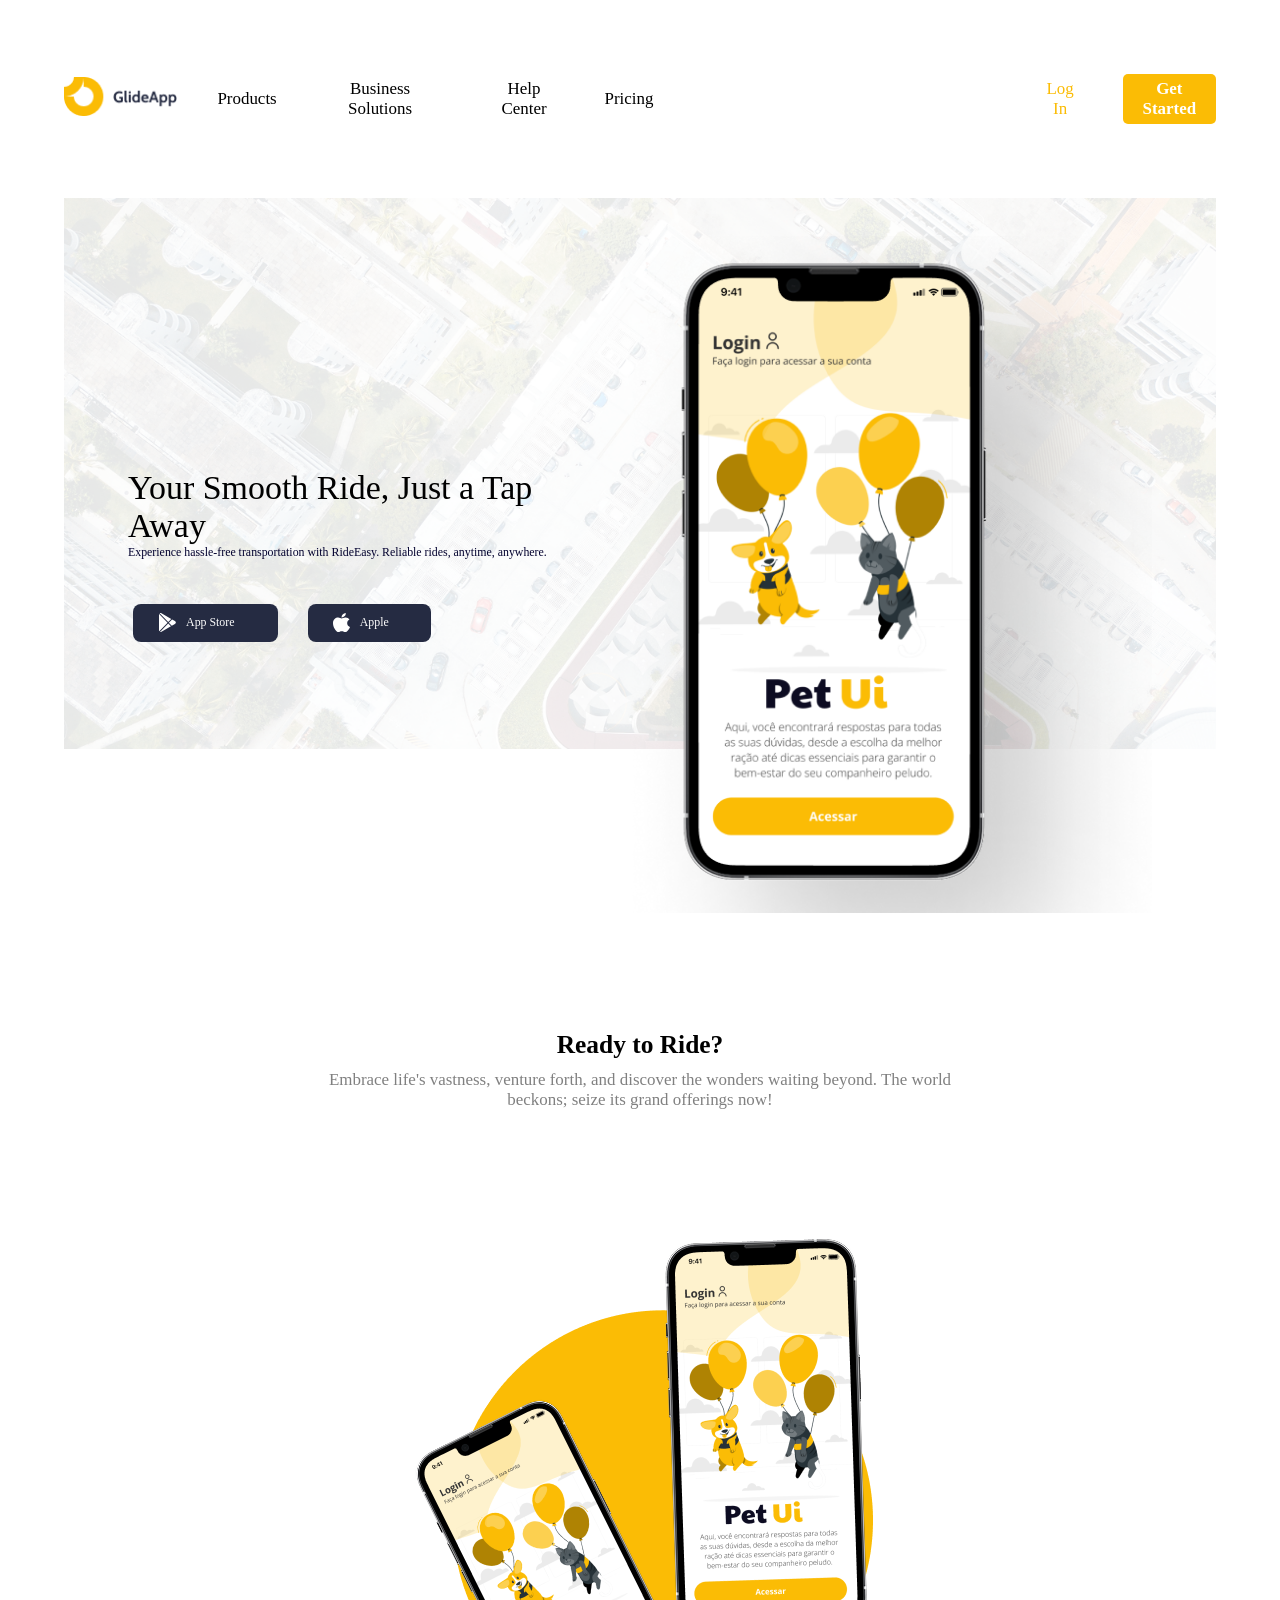
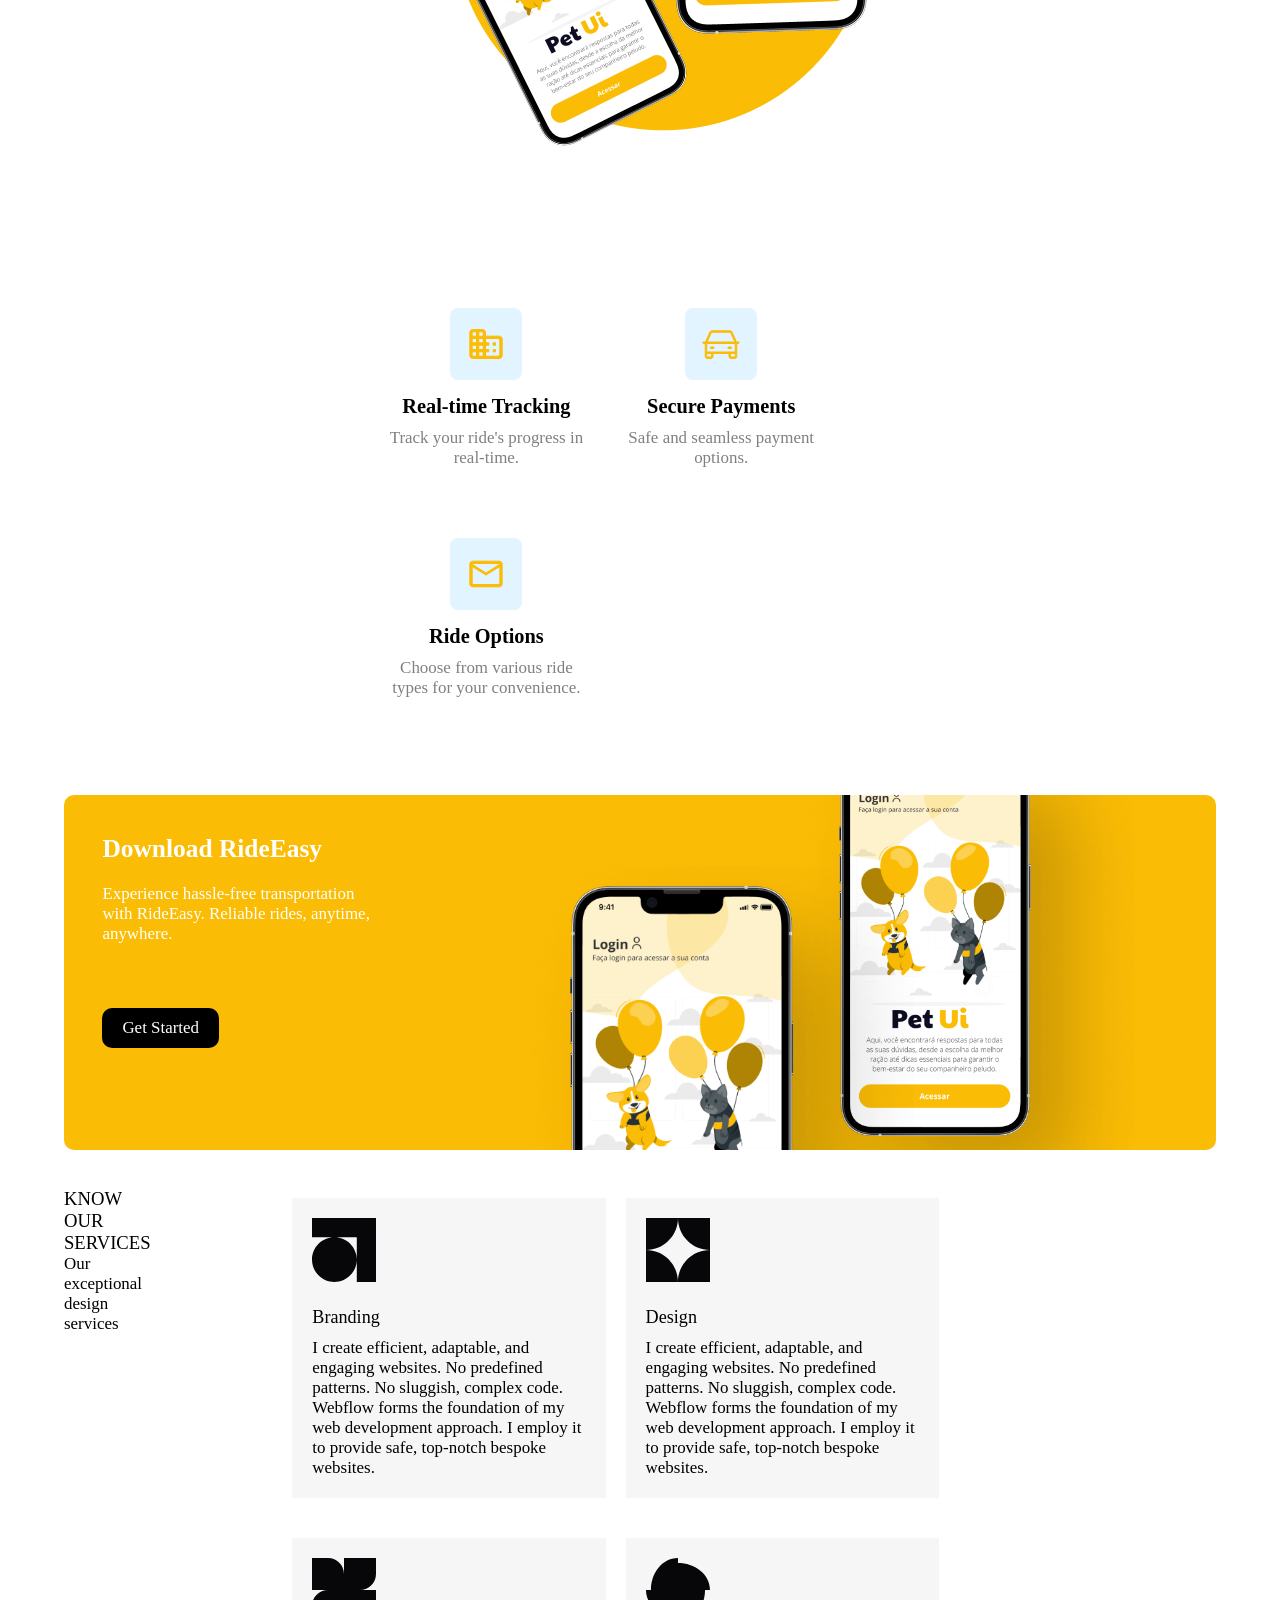
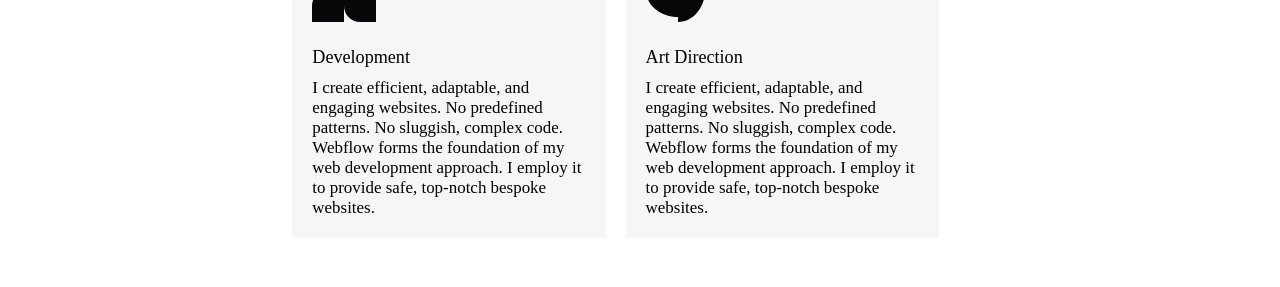
<file: dev-web-1/atv.taxi]/taxi/index.html>
<!DOCTYPE html>
<html lang="en">
<head>
    <meta charset="UTF-8">
    <meta name="viewport" content="width=device-width, initial-scale=1.0">
    <title>Taxi</title>
    <link rel="stylesheet" href="css/reset.css">
    <link rel="stylesheet" href="css/style.css">
</head>
<body>
    <header>
        <nav>
            
            <ul>
                <li><a href="index.html"><img src="images/logo-glide-app.png" alt="logo-glide-app"></a></li>
                <li><a href="#">Products</a></li>
                <li><a href="#">Business Solutions</a></li>
                <li><a href="#">Help Center</a></li>
                <li><a href="#">Pricing</a></li>
            </ul>
            <ul>
                <li class="log"><a href="#" >Log In</a></li>
                <li class="button"><a href="#" >Get Started</a></li>
            </ul>
        </nav>
        
    </header>
    <main>
        <section class="banner">
            <div class="text">
                <h2>
                    Your Smooth Ride, Just a Tap Away
                </h2>
        
            <p>
                Experience hassle-free transportation with RideEasy. Reliable rides, anytime, anywhere.
            </p>
            <p class="buttons">
                <a href="#">
                    <img src="images/icon-button-google.svg" alt="googleplay">
                    <span>
                        App Store
                    </span>
                </a>
                <a href="#">
                    <img src="images/icon-apple-ios.svg" alt="apple">
                    <span>
                        Apple
                    </span>
                </a>
            </p>
             </div>
             <div class="image">
                <img src="images/iphone-pet-ui.png" alt="iphone">
             </div>
        </section>
        <section class="ready">
            <h2>
                Ready to Ride?
            </h2>
            <p>
                Embrace life's vastness, venture forth, and discover the wonders waiting beyond. The world beckons; seize its grand offerings now!
            </p>
            <div class="imagem">
                <img src="images/smartphones-pet-uis.png" alt="imagem do aplicativo">
            </div>
            <div class="lista">
                <ul>
                    <li>
                        <img src="images/icon-back-blue-building.svg" alt="img">
                        <h3>
                            Real-time Tracking
                        </h3>
                        <p>
                            Track your ride's progress in real-time.
                        </p>
                    </li>
                    <li>
                        <img src="images/icon-back-blue-car.svg" alt="img">
                        <h3>
                            Secure Payments
                        </h3>
                        <p>
                            Safe and seamless payment options.
                        </p>
                    </li>
                    <li>
                        <img src="images/icon-back-blue-letter.svg" alt="img">
                        <h3>
                            Ride Options
                        </h3>
                        <p>
                            Choose from various ride types for your convenience.
                        </p>
                    </li>
                </ul>

            </div>

        </section>
        <section class="download">
            <h2>
                Download RideEasy
            </h2>
            <p>
                Experience hassle-free transportation with RideEasy. Reliable rides, anytime, anywhere.
            </p>
            <p>
                <button>
                    Get Started
                </button>
            </p>
        </section>
        <section class="services">
            <div class="text">
                <h2>
                    KNOW OUR
                    SERVICES
                </h2>
                <p>
                    Our exceptional design services
                </p>
            </div>
            <div>
                <ul>
                    <li>
                        <img src="images/icon-brading.svg" alt="brading">
                        <h3>
                            Branding
                        </h3>
                        <p>
                            I create efficient, adaptable, and engaging websites. No predefined patterns. No sluggish, complex code. Webflow forms the foundation of my web development approach. I employ it to provide safe, top-notch bespoke websites.
                        </p>
                    </li>
                    <li>
                        <img src="images/icon-design.svg" alt="design">
                        <h3>
                            Design
                        </h3>
                        <p>
                            I create efficient, adaptable, and engaging websites. No predefined patterns. No sluggish, complex code. Webflow forms the foundation of my web development approach. I employ it to provide safe, top-notch bespoke websites.
                        </p>
                    </li>
                    <li>
                        <img src="images/icon-development.svg" alt="development">
                        <h3>
                            Development
                        </h3>
                        <p>
                            I create efficient, adaptable, and engaging websites. No predefined patterns. No sluggish, complex code. Webflow forms the foundation of my web development approach. I employ it to provide safe, top-notch bespoke websites.
                        </p>
                    </li>
                    <li>
                        <img src="images/icon-art.svg" alt="direction">
                        <h3>
                            Art Direction
                        </h3>
                        <p>
                            I create efficient, adaptable, and engaging websites. No predefined patterns. No sluggish, complex code. Webflow forms the foundation of my web development approach. I employ it to provide safe, top-notch bespoke websites.
                        </p>

                    </li>
                </ul>
            </div>

        </section>
    </main>
    
</body>
</html>
</file>
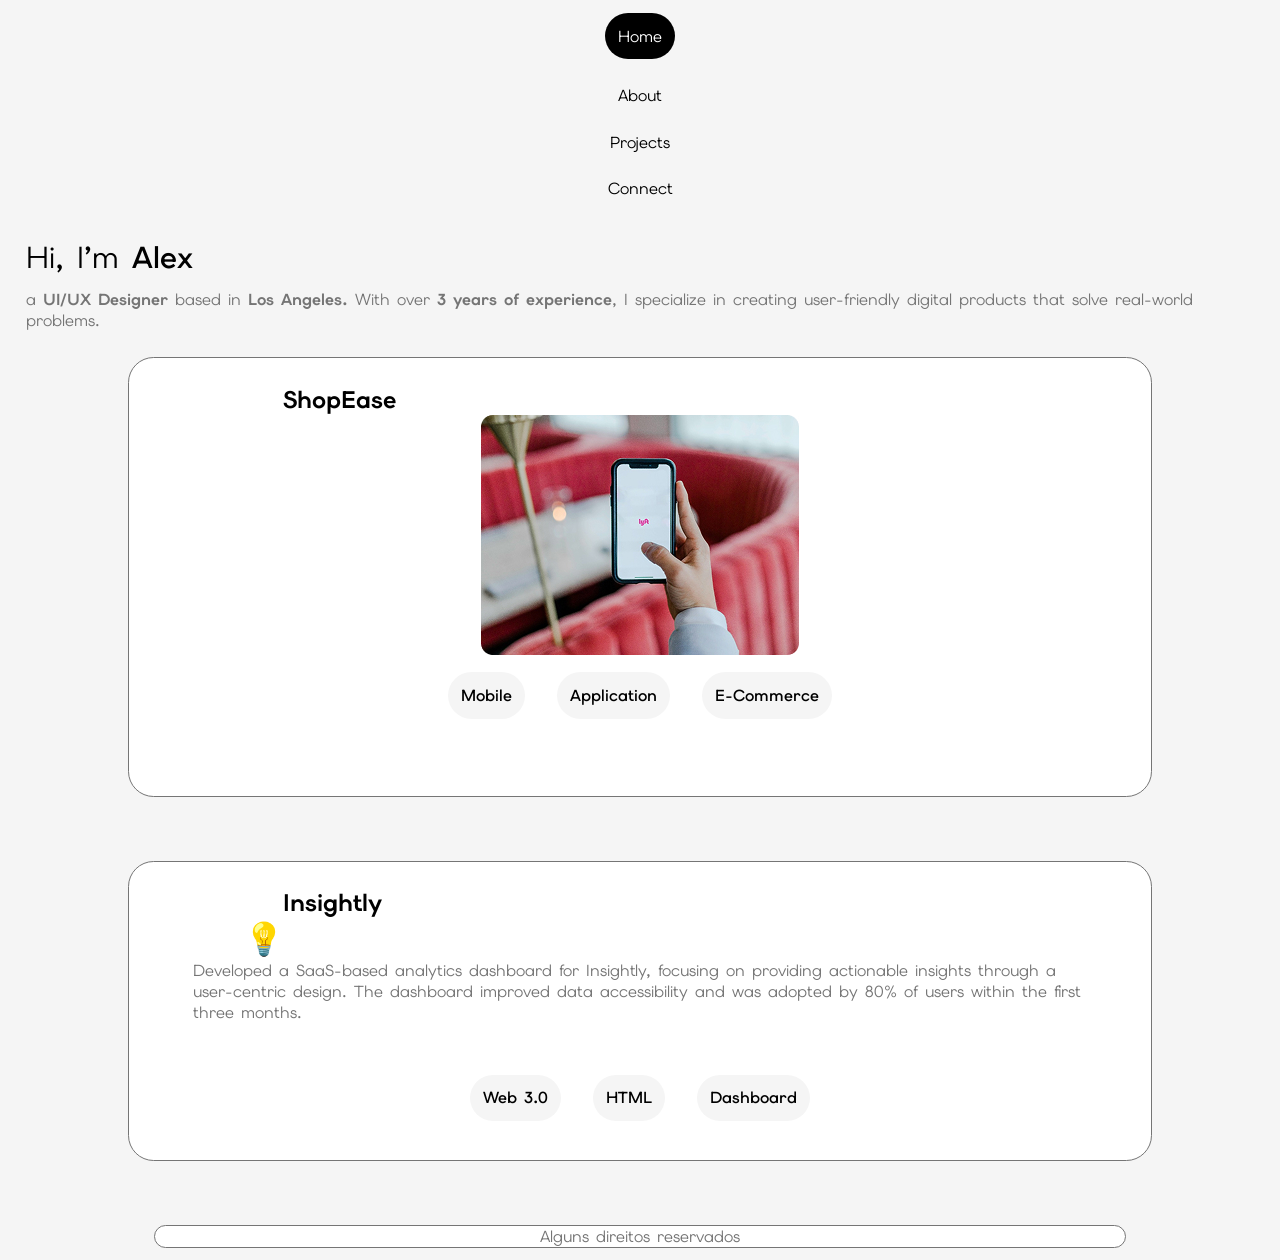
<file: dev-web-1/Dev. Web/atividade-portifolio-3-fela/index.html>
<!DOCTYPE html>
<html lang="pt-br">

<head>
    <meta charset="UTF-8">
    <title>atividade-portifolio-3</title>
    <link rel="preconnect" href="https://fonts.googleapis.com">
    <link rel="preconnect" href="https://fonts.gstatic.com" crossorigin>
    <link
        href="https://fonts.googleapis.com/css2?family=Elms+Sans:ital,wght@0,100..900;1,100..900&family=Open+Sans:ital,wght@0,300..800;1,300..800&display=swap"
        rel="stylesheet">
    <link rel="stylesheet" href="css/reset.css">
    <link rel="stylesheet" href="css/style.css">
</head>


<body>

    <header>
        <nav>
            <ul>
                <li>
                    <a href="index.html" class="atual">Home</a>
                </li>
                <li>
                    <a href="about.html">About</a>
                </li>
                <li>
                    <a href="projects.html">Projects</a>
                </li>
                <li>
                    <a href="connect.html">Connect</a>
                </li>
            </ul>
        </nav>
    </header>
    <main>
        <section class="banner">
            <h1>Hi, I’m <span> Alex </span></h1>
            <p>
                a <span>UI/UX Designer</span> based in <span> Los Angeles.</span> With over <span> 3 years of
                    experience</span>, I specialize in creating user-friendly digital products that solve real-world
                problems.
            </p>
        </section>

        <section class="meio">
            <ul>
                <li class="shop">
                    <h1>
                        ShopEase
                    </h1>
                    <p>
                        <img src="img/Thumbnail.jpg" alt="img">
                    </p>

                    <p>
                        <span>Mobile</span>
                        <span> Application</span>
                        <span>E-Commerce</span>
                    </p>
                </li>
                <li class="insi">
                    <h1>
                        Insightly
                    </h1>
                    <p class="lampada">💡</p>
                    <p class="texto">
                        Developed a SaaS-based analytics dashboard for Insightly, focusing on providing actionable
                        insights
                        through a user-centric design. The dashboard improved data accessibility and was adopted by 80%
                        of users
                        within the first three months.
                    </p>
                    <p>
                        <span>Web 3.0</span>
                        <span>HTML</span>
                        <span>Dashboard</span>
                    </p>
                </li>

            </ul>


        </section>

    </main>
    <footer>
        <p>
            Alguns direitos reservados
        </p>
    </footer>
</body>


</html>
</file>
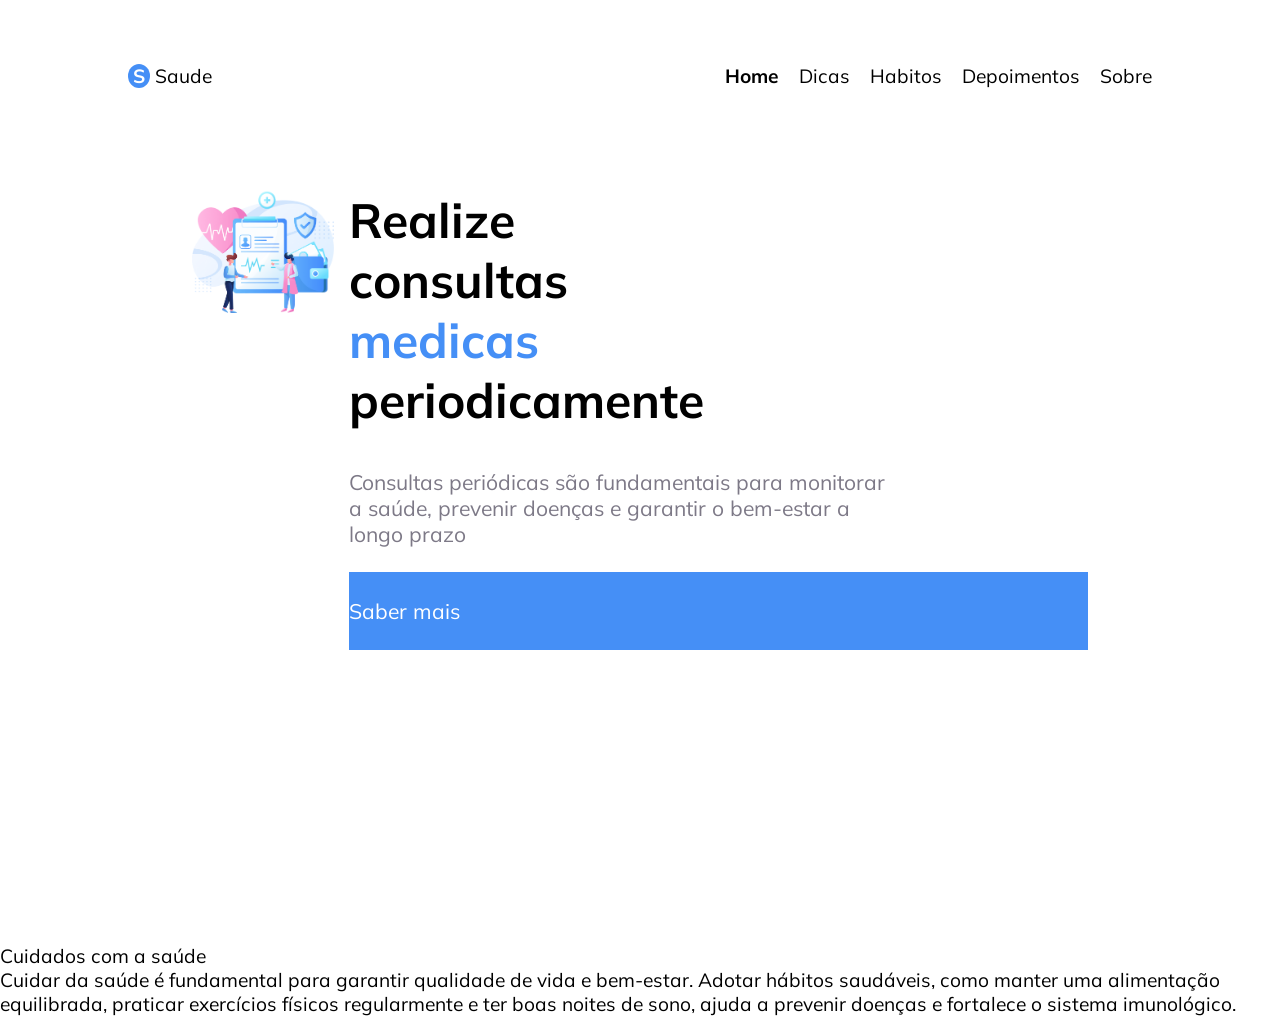
<file: dev-web-1/Dev. Web/atv-saude/index.html>
<!DOCTYPE html>
<html lang="en">

<head>
    <title>Document</title>
    <link rel="preconnect" href="https://fonts.googleapis.com">
    <link rel="preconnect" href="https://fonts.gstatic.com" crossorigin>
    <link
        href="https://fonts.googleapis.com/css2?family=Elms+Sans:ital,wght@0,100..900;1,100..900&family=Mulish:ital,wght@0,200..1000;1,200..1000&family=Open+Sans:ital,wght@0,300..800;1,300..800&family=Roboto:ital,wght@0,100..900;1,100..900&display=swap"
        rel="stylesheet">
    <link rel="stylesheet" href="css/reset.css">
    <link rel="stylesheet" href="css/style.css">
</head>

<body>
    <header>
        <div>
            <h1><span>S</span><a href="index.html">Saude</a></h1>
        </div>
        <nav>
            <ul>
                <li>
                    <a href="index.html" class="atual">Home</a>
                </li>
                <li>
                    <a href="#">Dicas</a>
                </li>
                <li>
                    <a href="#">Habitos</a>
                </li>
                <li>
                    <a href="#">Depoimentos</a>
                </li>
                <li>
                    <a href="#">Sobre</a>
                </li>
            </ul>
        </nav>
    </header>
    <main>
        <section class="banner">
            <div>
                <img src="img/illustration.png" alt="imagem-saude">
            </div>
            <div>
                <h2>Realize consultas
                    <span>medicas </span>periodicamente
                </h2>
                <p>
                    Consultas periódicas são fundamentais para
                    monitorar a saúde, prevenir doenças e garantir
                    o bem-estar a longo prazo
                </p>
                <p class="button">
                    Saber mais
                </p>
            </div>

        </section>
        <section class="main">
            <h2>
                Cuidados com a saúde
            </h2>
            <p>
                Cuidar da saúde é fundamental para garantir qualidade de vida e bem-estar. Adotar hábitos saudáveis,
                como manter uma alimentação equilibrada, praticar exercícios físicos regularmente e ter boas noites de
                sono, ajuda a prevenir doenças e fortalece o sistema imunológico.
            </p>


        </section>
    </main>
</body>


</html>
</file>
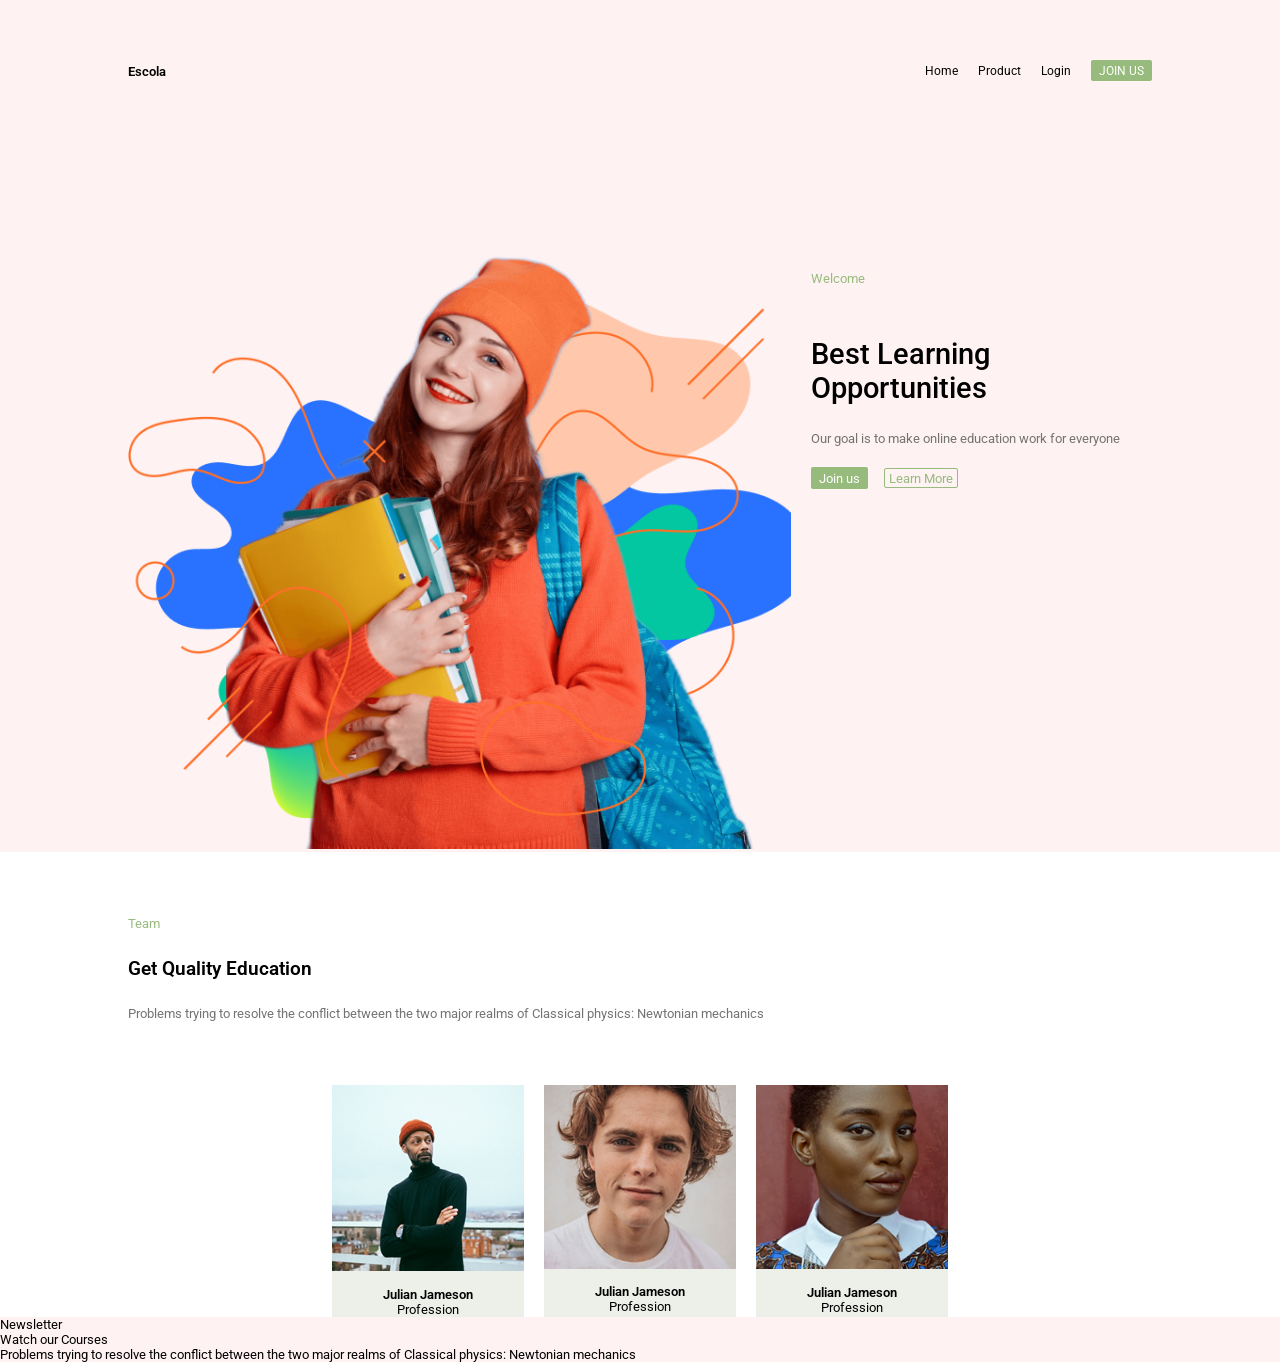
<file: dev-web-1/Dev. Web/prova-2025-css/index.html>
<!DOCTYPE html>
<html lang="en">

<head>
    <meta charset="UTF-8">
    <meta name="viewport" content="width=device-width, initial-scale=1.0">
    <title>Document</title>
    <link rel="preconnect" href="https://fonts.googleapis.com">
    <link rel="preconnect" href="https://fonts.gstatic.com" crossorigin>
    <link
        href="https://fonts.googleapis.com/css2?family=Elms+Sans:ital,wght@0,100..900;1,100..900&family=Roboto:ital,wght@0,100..900;1,100..900&display=swap"
        rel="stylesheet">
    <link rel="stylesheet" href="css/reset.css">
    <link rel="stylesheet" href="css/style.css">
</head>

<body>
    <header>
        <h1>
            <a href="index.html">Escola</a>
        </h1>
        <nav>
            <ul>
                <li>
                    <a href="index.html">Home</a>
                </li>
                <li>
                    <a href="#"></a>Product
                </li>
                <li>
                    <a href="#">Login</a>
                </li>
                <li>
                    <a href="#" class="btn">JOIN US</a>
                </li>
            </ul>
        </nav>
    </header>
    <main>
        <section class="banner">
            <div>
                <img src="img/col-md-6.png" alt="img">
            </div>
            <div>
                <h3>Welcome</h3>
                <h2>Best Learning Opportunities</h2>
                <p>
                    Our goal is to make online education work for everyone
                </p>
                <p>
                    <a href="#" class="btn">Join us</a>
                    <a href="#" class="btn-border">Learn More</a>
                </p>
            </div>
        </section>
        <section class="main">
            <h3>Team</h3>
            <h2>Get Quality Education</h2>
            <p class="texto">
                Problems trying to resolve the conflict between
                the two major realms of Classical physics: Newtonian mechanics
            </p>
            <ul>
                <li>
                    <img src="img/fixed-height sec-.png" alt="Homem negro">
                    <h4>Julian Jameson</h4>
                    <p>Profession</p>
                </li>
                <li>
                    <img src="img/fixed-height sec2-.png" alt="Homem normal">
                    <h4>Julian Jameson</h4>
                    <p>Profession</p>
                </li>
                <li>
                    <img src="img/user-cover-3.png" alt="mulher negra">
                    <h4>Julian Jameson</h4>
                    <p>Profession</p>
                </li>
            </ul>
        </section>
        <section class="new">
            <h3>Newsletter</h3>
            <h2>Watch our Courses</h2>
            <p>
                Problems trying to resolve the conflict between
                the two major realms of Classical physics: Newtonian mechanics
            </p>
        </section>
    </main>

</body>

</html>
</file>
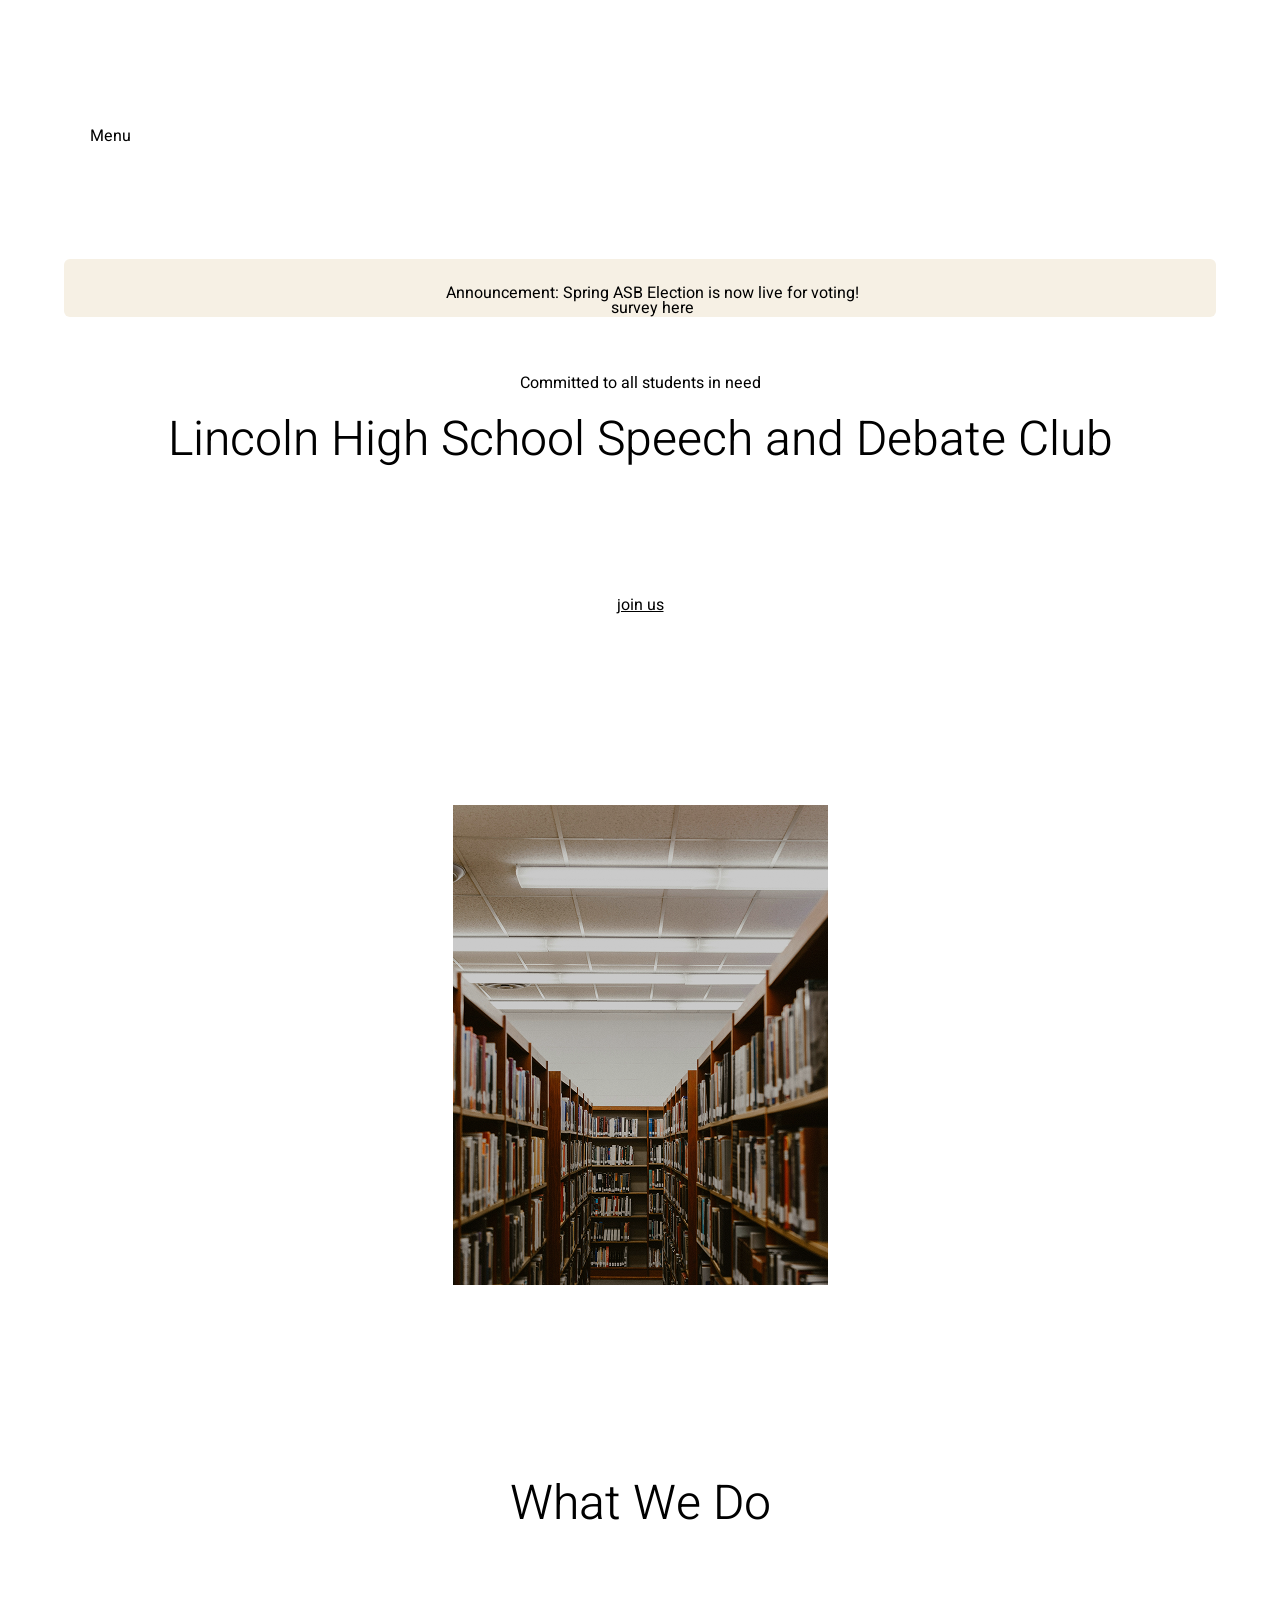
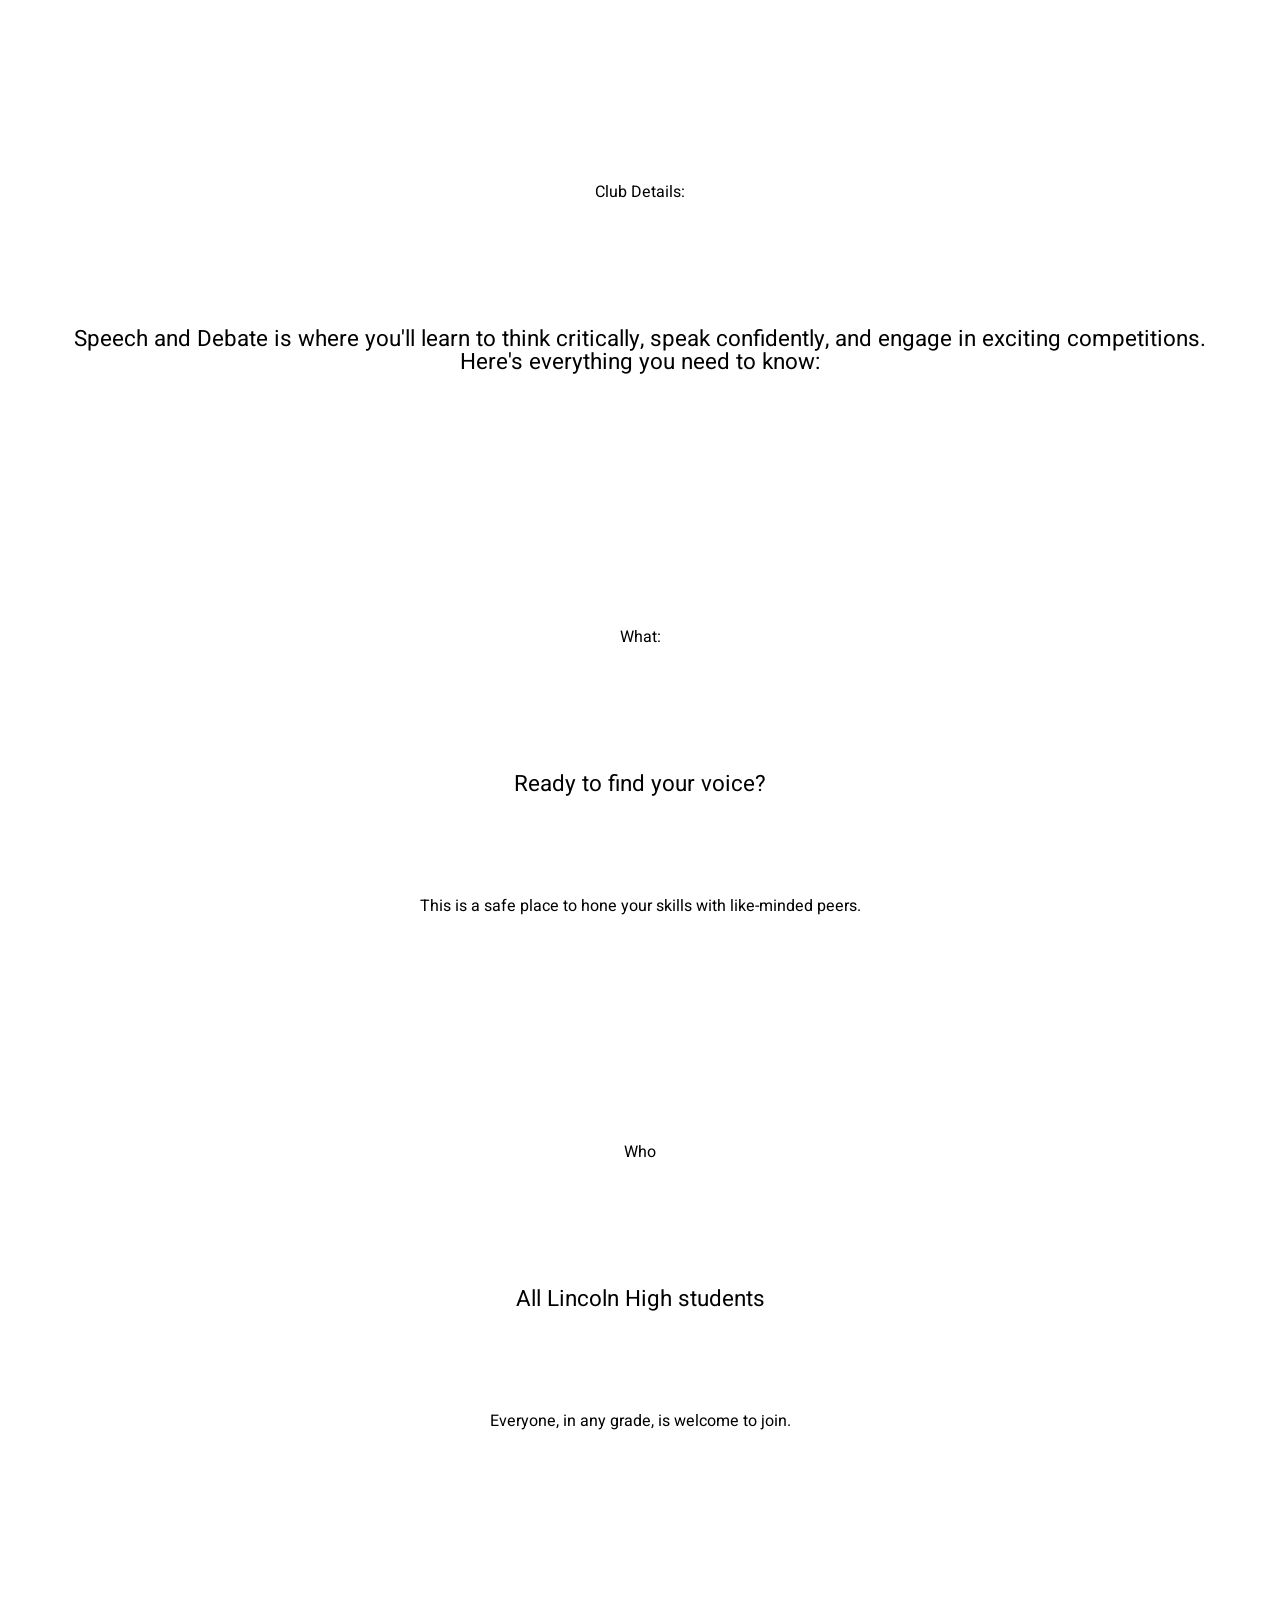
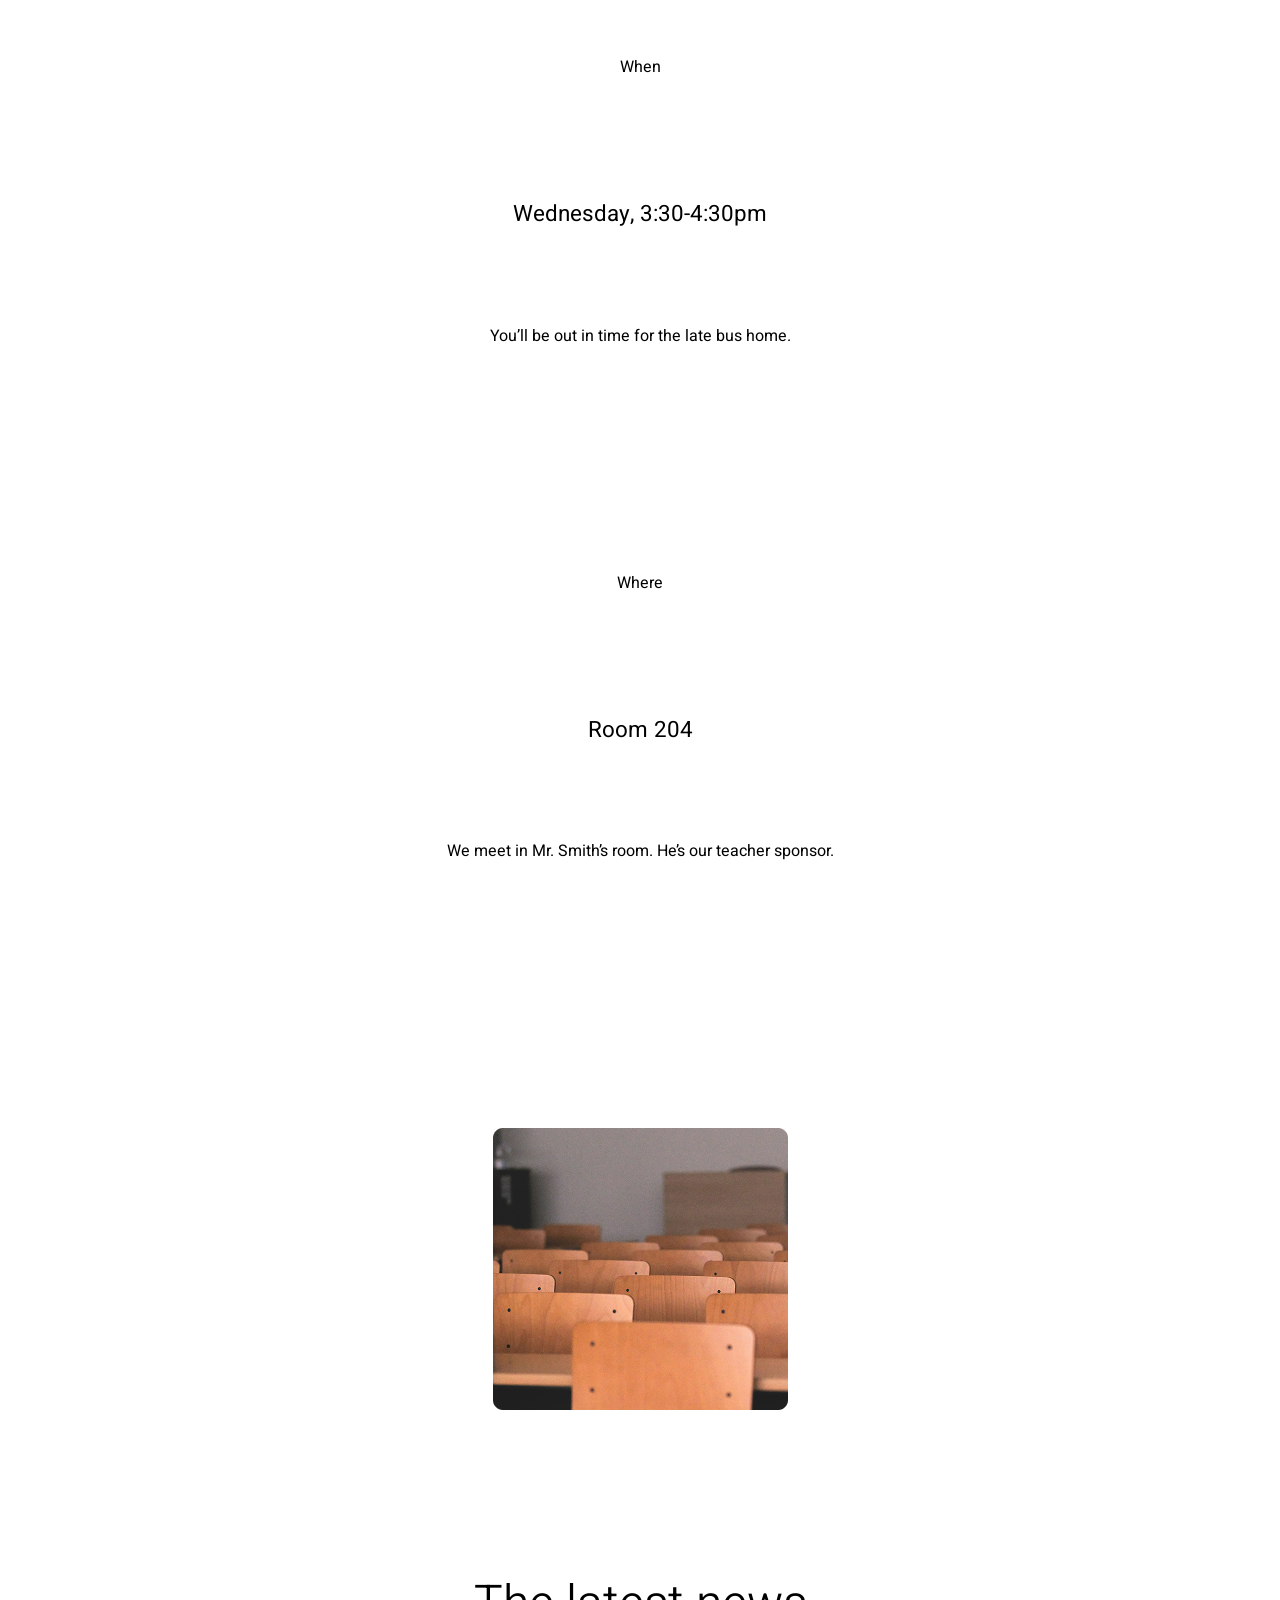
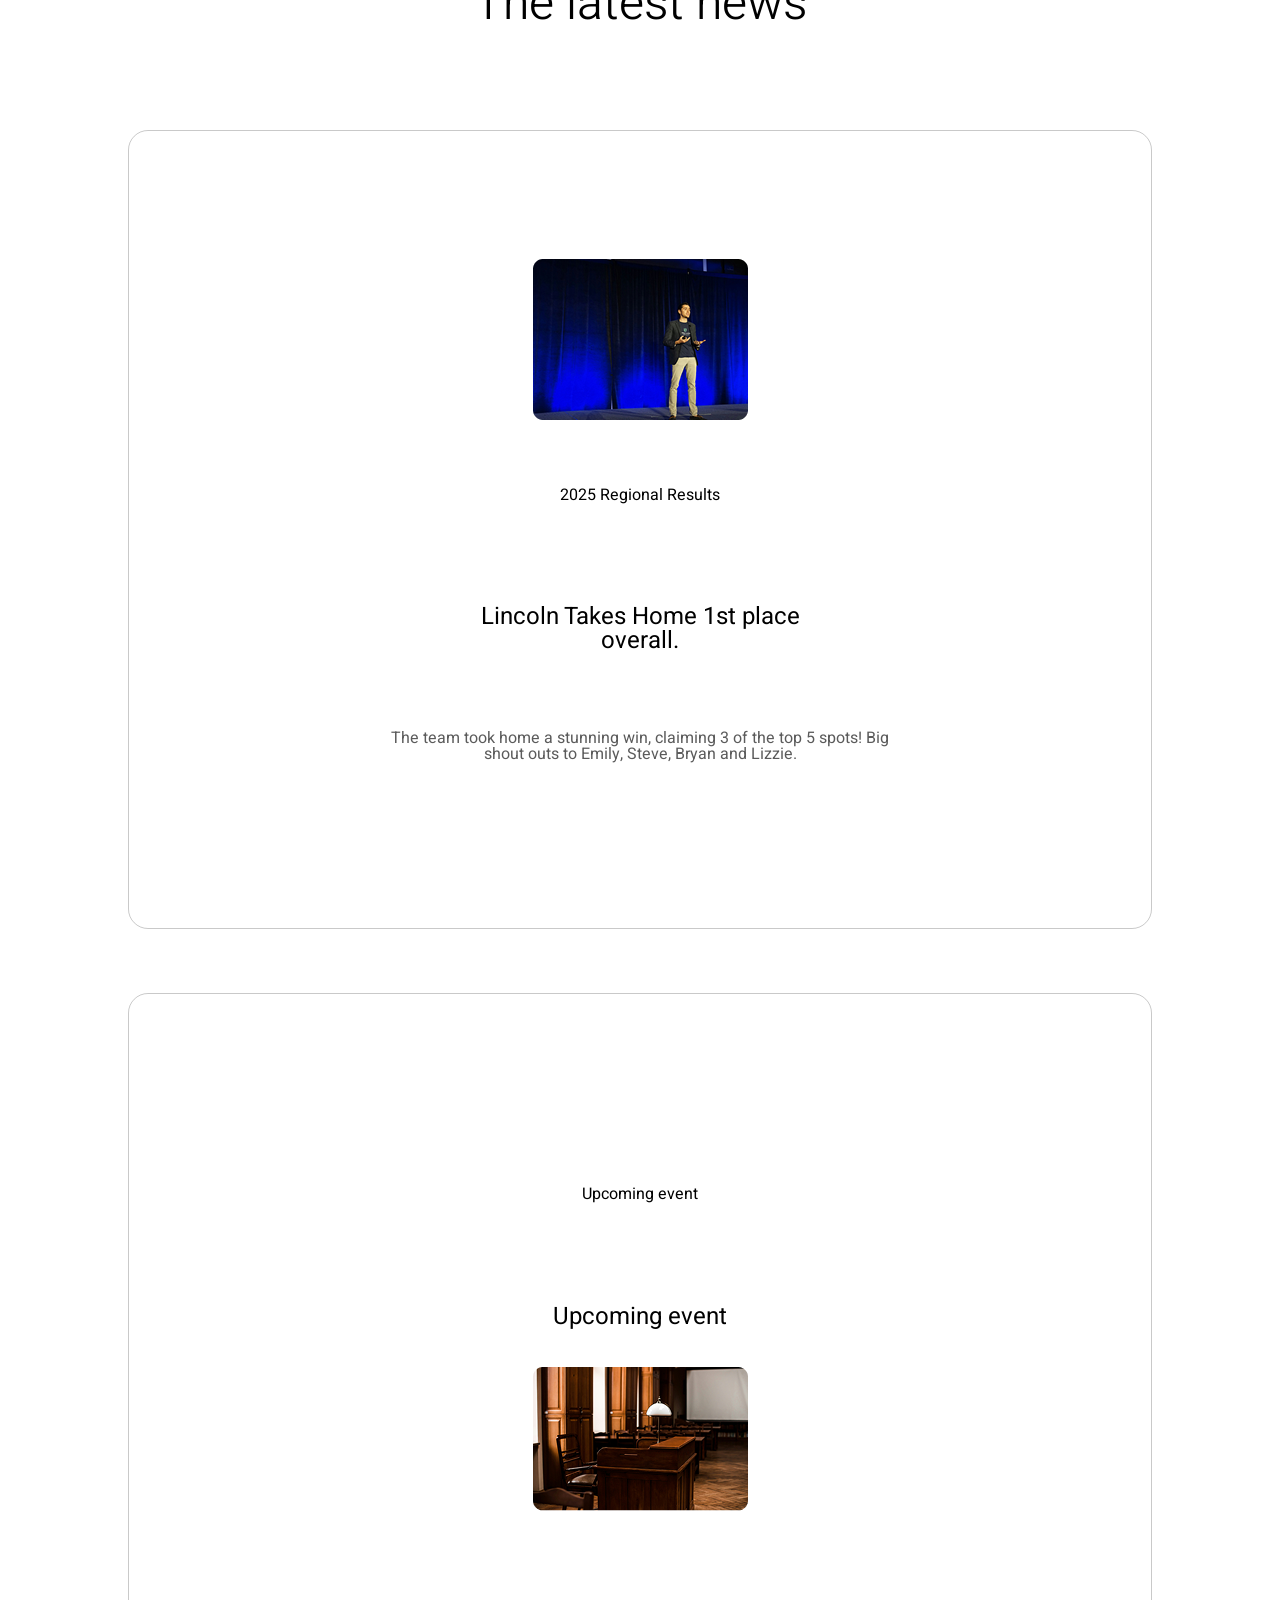
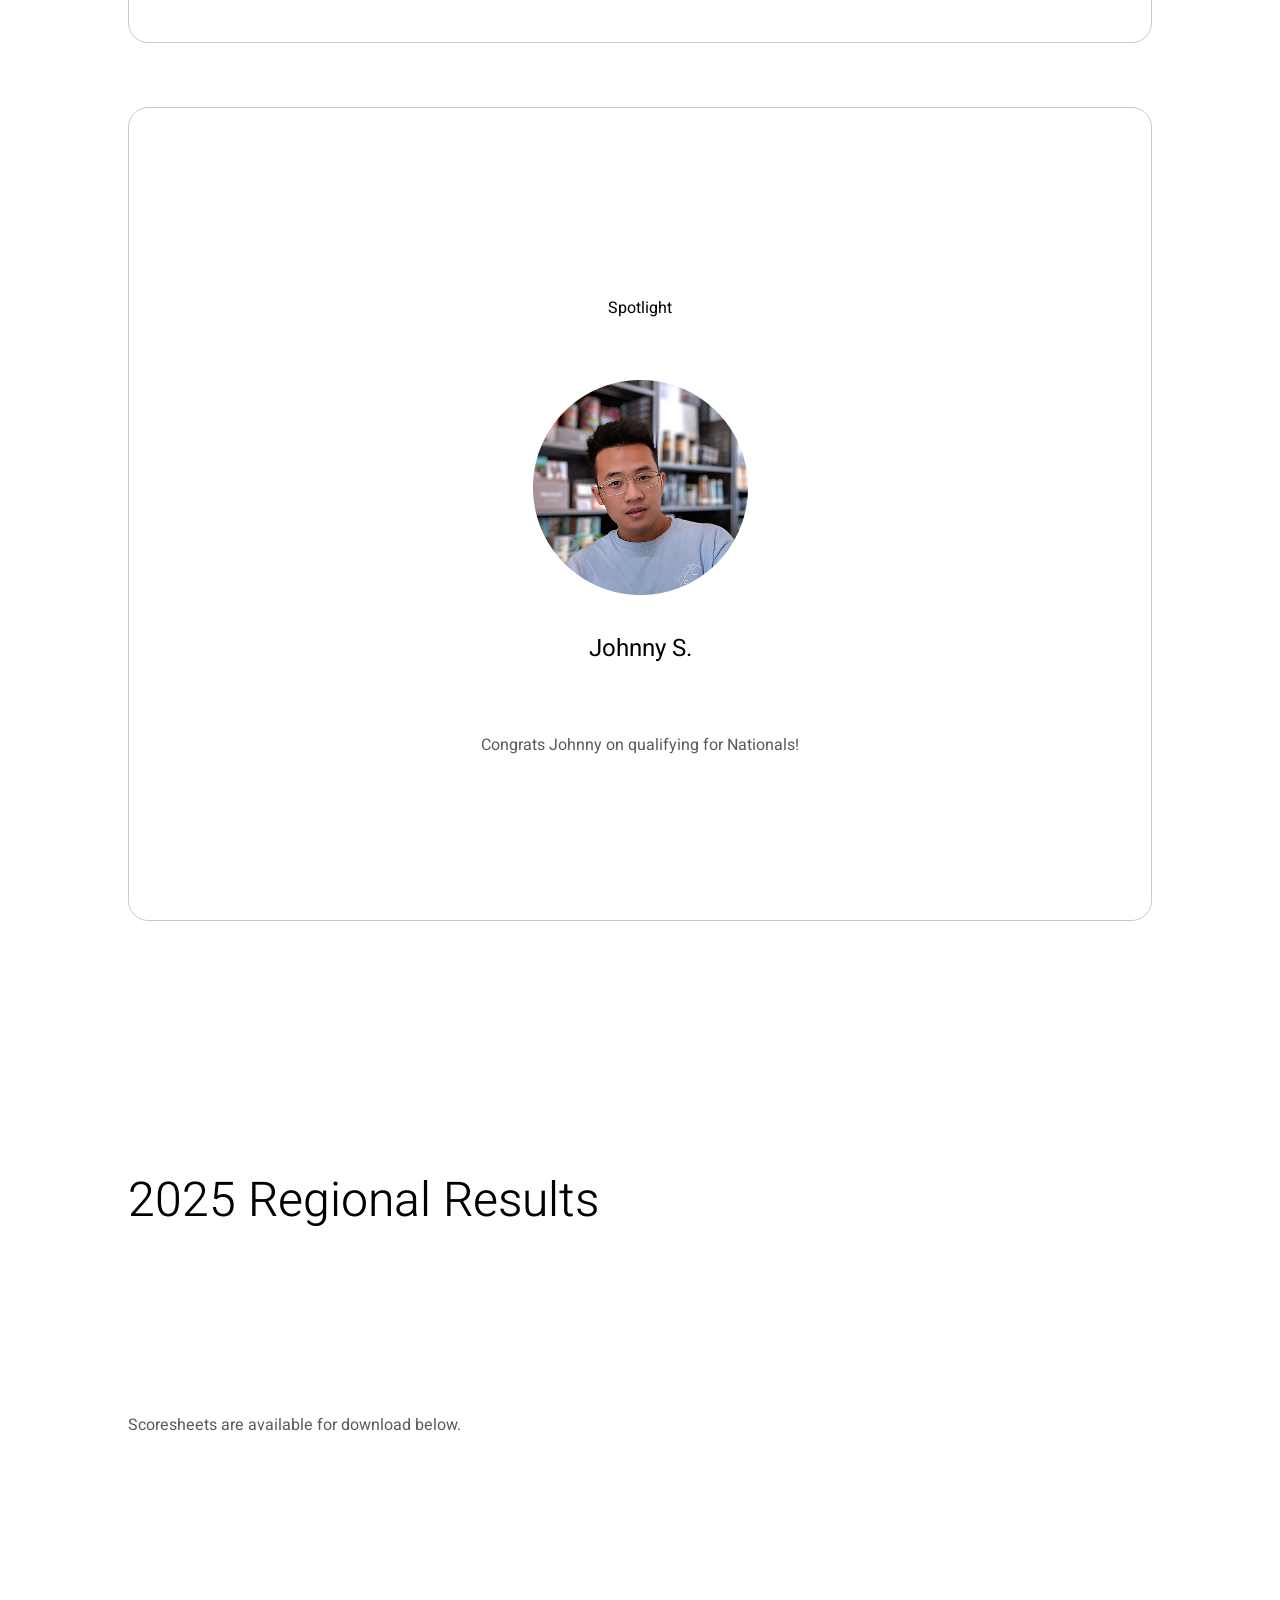
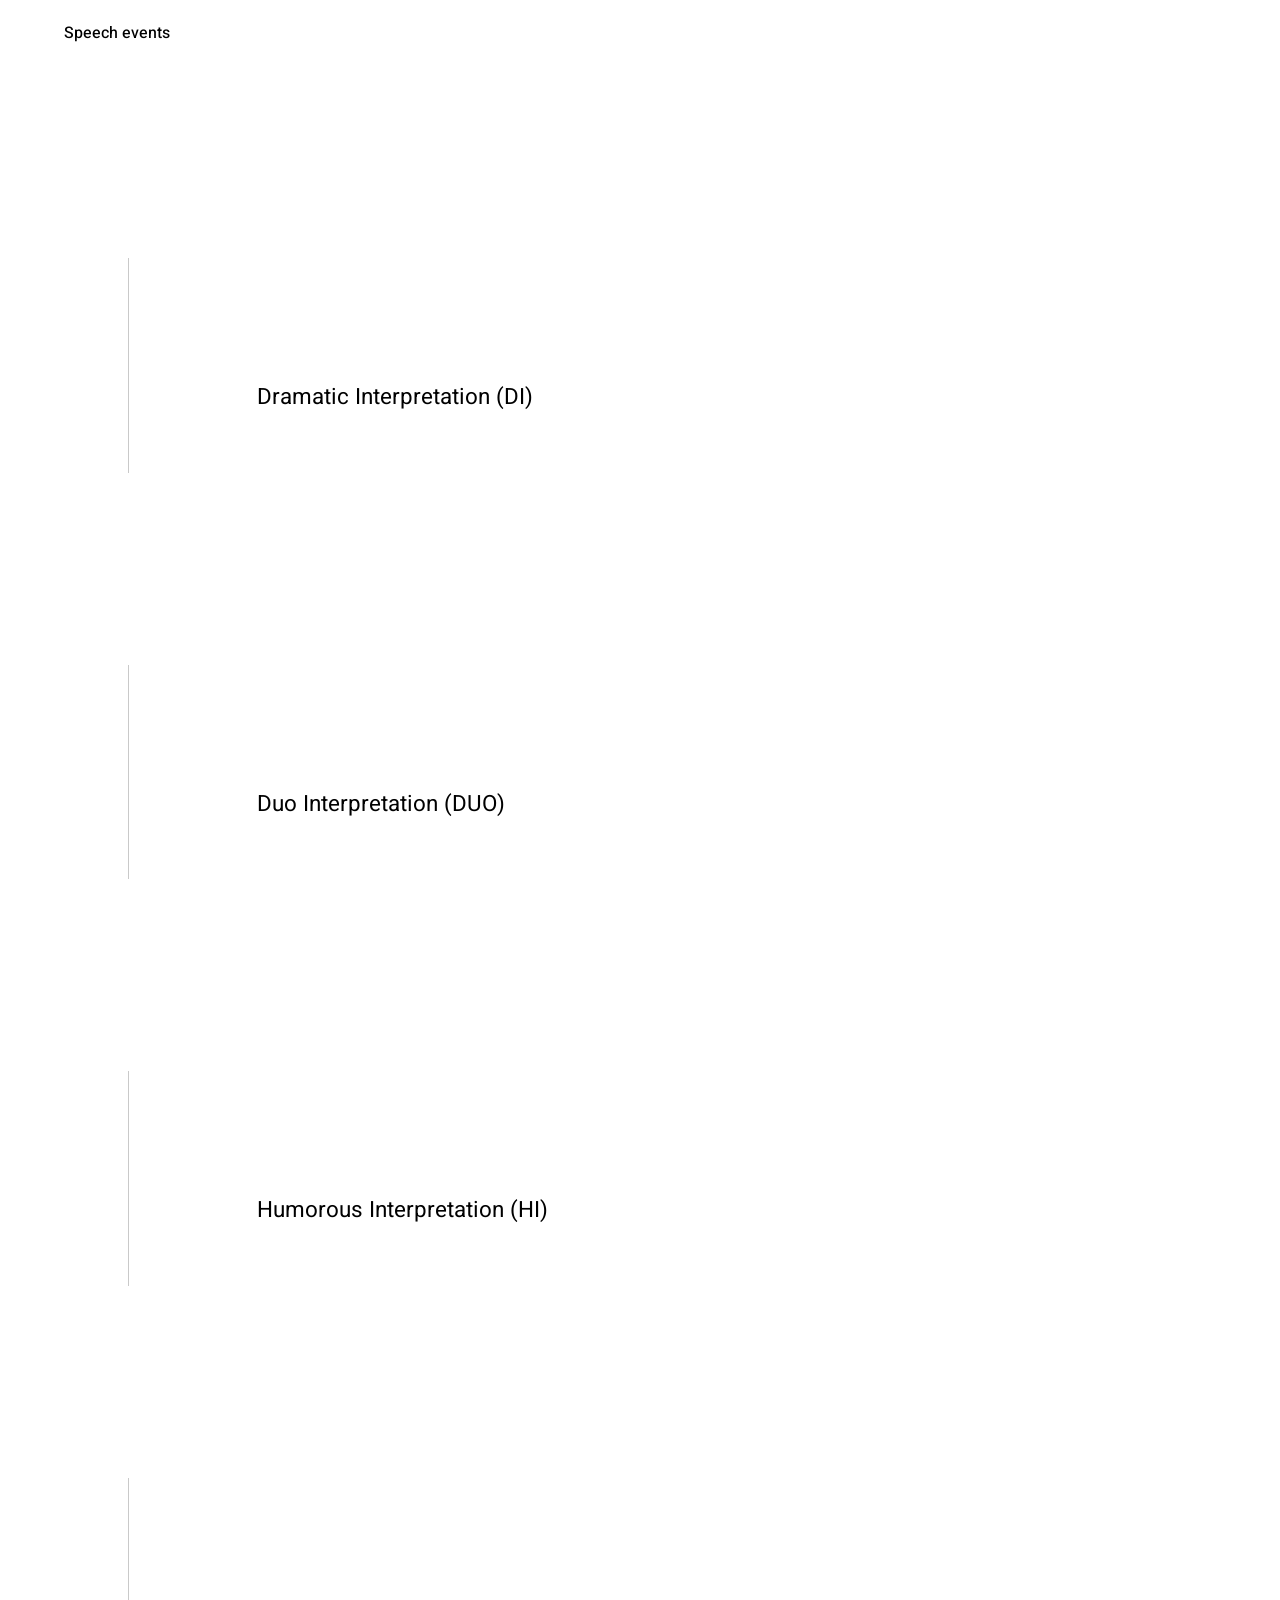
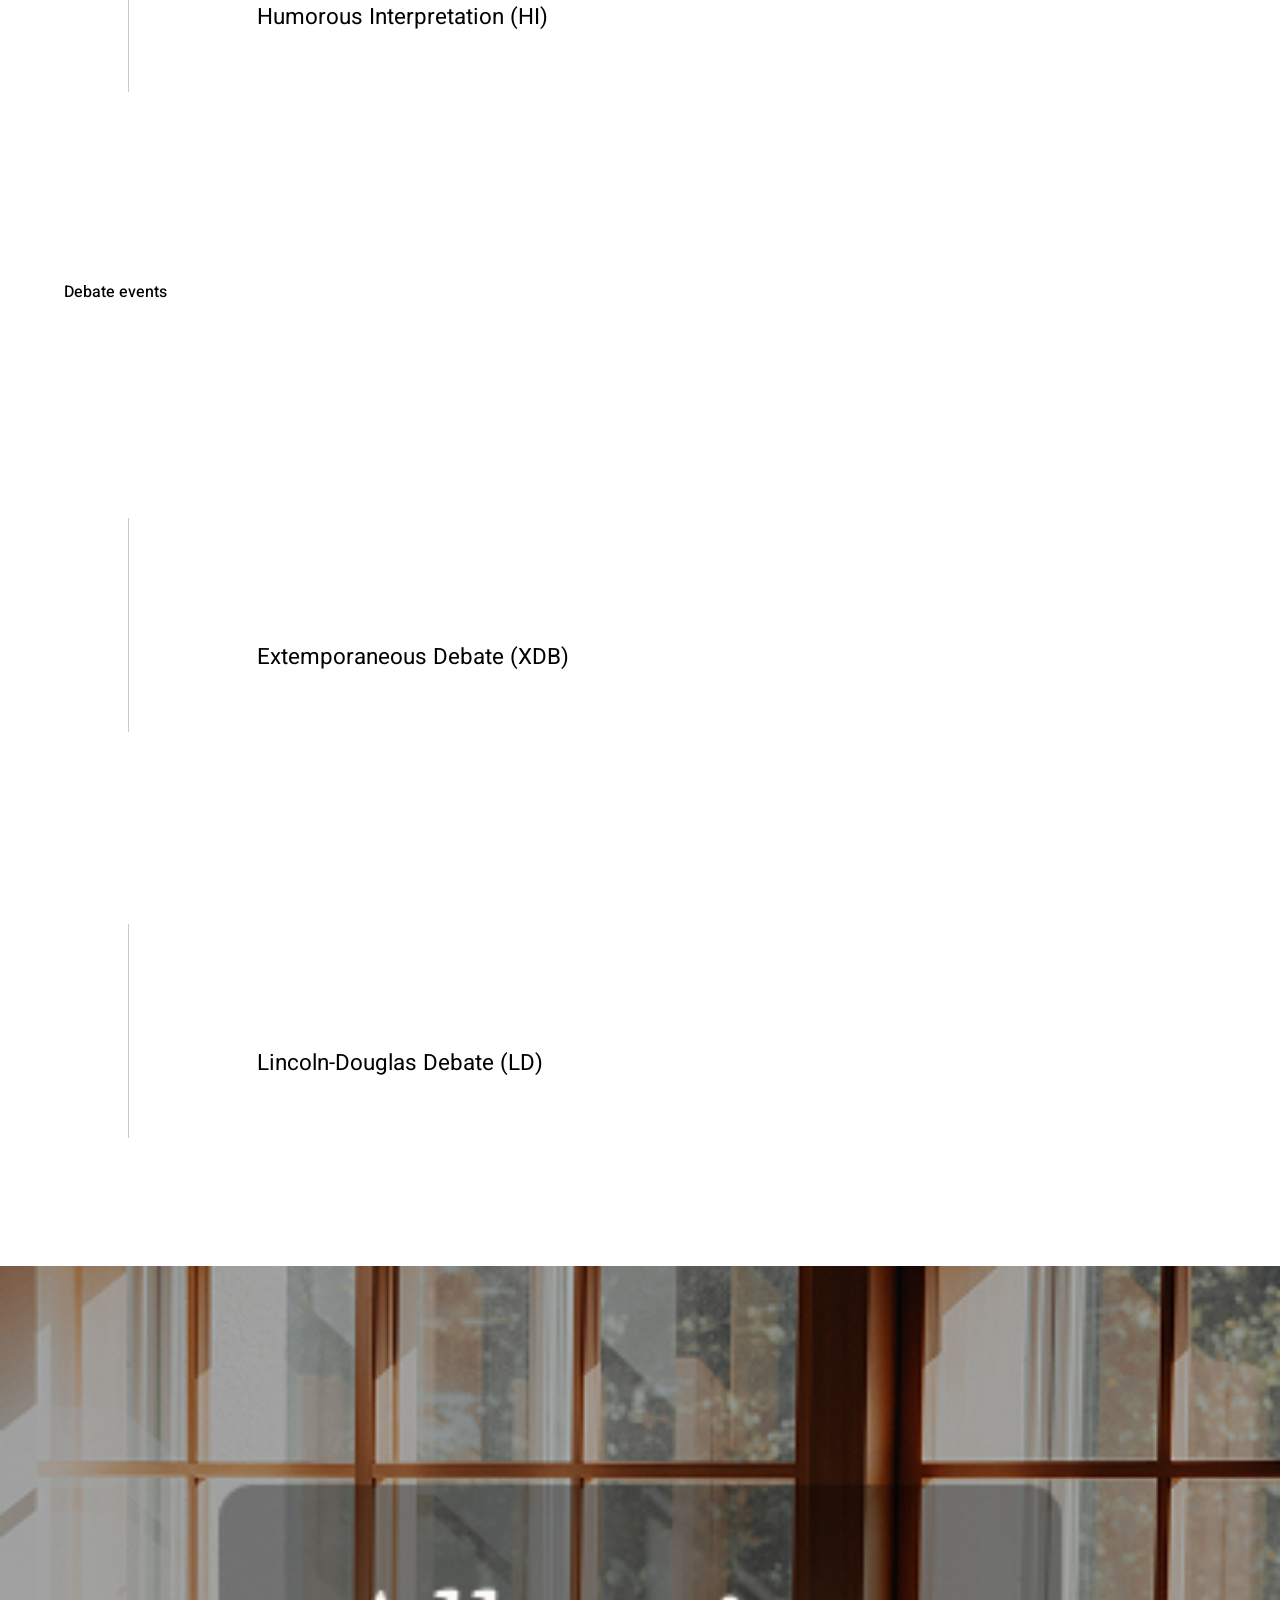
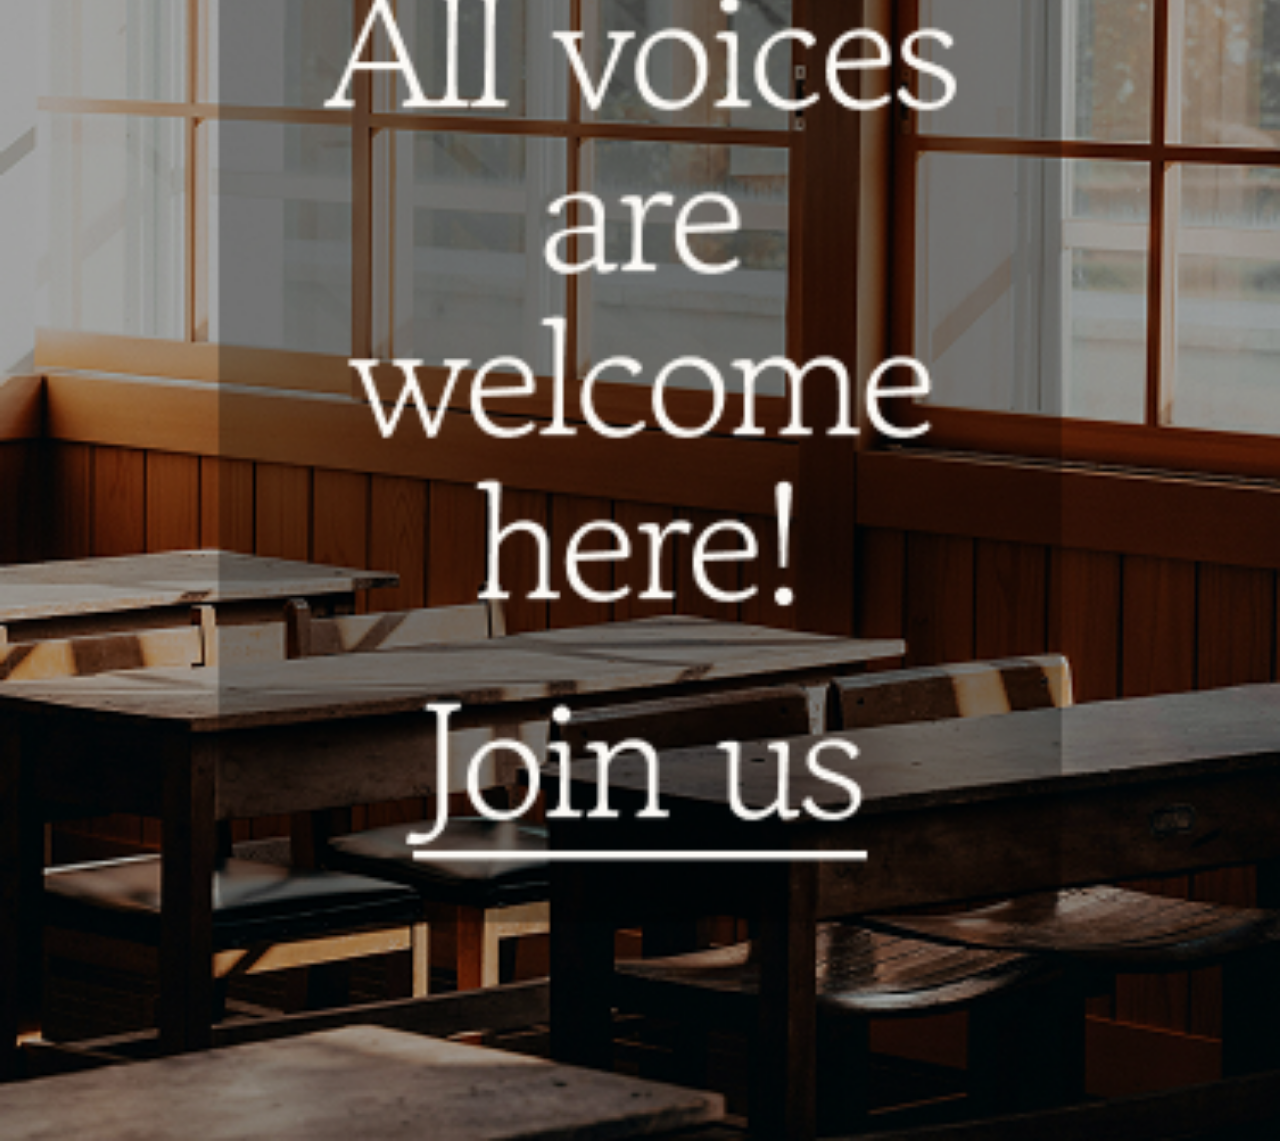
<file: dev-web-1/Dev. Web/Lincoln _School-fela/Lincoln _School/index.html>
<!DOCTYPE html>
<html lang="en">

<head>
    <meta charset="UTF-8">
    <meta name="viewport" content="width=device-width, initial-scale=1.0">
    <title>Document</title>
    <link rel="preconnect" href="https://fonts.googleapis.com">
    <link rel="preconnect" href="https://fonts.gstatic.com" crossorigin>
    <link href="https://fonts.googleapis.com/css2?family=Heebo:wght@100..900&display=swap" rel="stylesheet">
    <link rel="stylesheet" href="css/reset.css">
    <link rel="stylesheet" href="css/style.css">
</head>

<body>
    <header>
        <section>
            <h1>
                <a href="#">Menu</a>
            </h1>
        </section>

    </header>
    <main>
        <section class="comissao">

            <div>
                <p>
                    Announcement: Spring ASB Election is now live for voting!
                </p>
                <p>
                    <span><a href="#">survey here</a></span>
                </p>
            </div>

        </section>
        <section class="high">
            <h2>
                Committed to all students in need
            </h2>

            <h3>Lincoln High School Speech and Debate Club</h3>
            <p>
                <a href="#">join us</a>
            </p>
            <p><img src="img/Imagebreak.png" alt="#"></p>

        </section>
        <section class="sobre">
            <h1>What We Do</h1>
            <ul>
                <li>
                    <h2>Club Details:</h2>
                    <h3>
                        Speech and Debate is where you'll learn to think critically, speak confidently, and engage in
                        exciting competitions. Here's everything you need to know:
                    </h3>
                </li>
                <li>

                    <h2>What:</h2>
                    <h3>
                        Ready to find your voice?
                    </h3>
                    <p>
                        This is a safe place to hone your skills with like-minded peers.
                    </p>
                </li>
                <li>
                    <h2>
                        Who
                    </h2>
                    <h3>
                        All Lincoln High students
                    </h3>
                    <p>
                        Everyone, in any grade, is welcome to join.
                    </p>
                </li>
                <li>
                    <h2>
                        When
                    </h2>
                    <h3>
                        Wednesday, 3:30-4:30pm
                    </h3>
                    <p>
                        You’ll be out in time for the late bus home.
                    </p>
                </li>
                <li>
                    <h2>Where</h2>
                    <h3>
                        Room 204
                    </h3>
                    <p>
                        We meet in Mr. Smith’s room. He’s our teacher sponsor.
                    </p>
                    <p>
                        <img src="img/Image.png" alt="">
                    </p>
                </li>
            </ul>
        </section>
        <section class="news">
            <h1>The latest news</h1>
            <ul>
                <li>
                    <p>
                        <span><img src="img/product-school-DL-yyYDDNX4-unsplash(1).png" alt="nhe"></span>
                    </p>
                    <h2>
                        2025 Regional Results
                    </h2>
                    <h3>
                        Lincoln Takes Home 1st place overall. 
                    </h3>
                    <p class="texto">
                        The team took home a stunning win, claiming 3 of the top 5 spots! Big shout outs to Emily, Steve, Bryan and Lizzie.
                    </p>
                </li>
                <li>
                    <h2>
                        Upcoming event
                    </h2>
                    <h3>
                        Upcoming event
                    </h3>
                    <p>
                        <img src="img/kateryna-hliznitsova-MJ6ZvtOr3ds-unsplash1.png" alt="nhe">
                    </p>
                </li>
                <li>
                    <h2>
                        Spotlight
                    </h2>
                    <p>
                        <img src="img/darshan-patel-QJEVpydulGs-unsplash.png" alt="japones">
                    </p>
                    <h3>
                        Johnny S.
                    </h3>
                    <p class="texto">
                        Congrats Johnny on qualifying for Nationals!
                    </p>
                </li>
            </ul>


        </section>
        <section class="resultado">
            <h1>
                2025 Regional Results
            </h1>
            <p>
                Scoresheets are available for download below.
            </p>
            <h2>
                Speech events
            </h2>
            <ul>
                <li>
                    <h3>
                        Dramatic Interpretation (DI)
                    </h3>
                </li>
                <li>
                    <h3>
                        Duo Interpretation (DUO)
                    </h3>
                </li>
                <li>
                    <h3>
                        Humorous Interpretation (HI)
                    </h3>
                </li>
                <li>
                    <h3>
                        Humorous Interpretation (HI)
                    </h3>
                </li>
            </ul>
            <h2>
                Debate events
            </h2>
            <ul>
                <li>
                    <h3>
                        Extemporaneous Debate (XDB)
                    </h3>
                </li>
                <li>
                    <h3>
                        Lincoln-Douglas Debate (LD)
                    </h3>
                </li>
            </ul>

        </section>
        <section class="voices">
            <img src="img/Calltoactionsection.png" alt="">
        </section>


    </main>

</body>

</html>
</file>
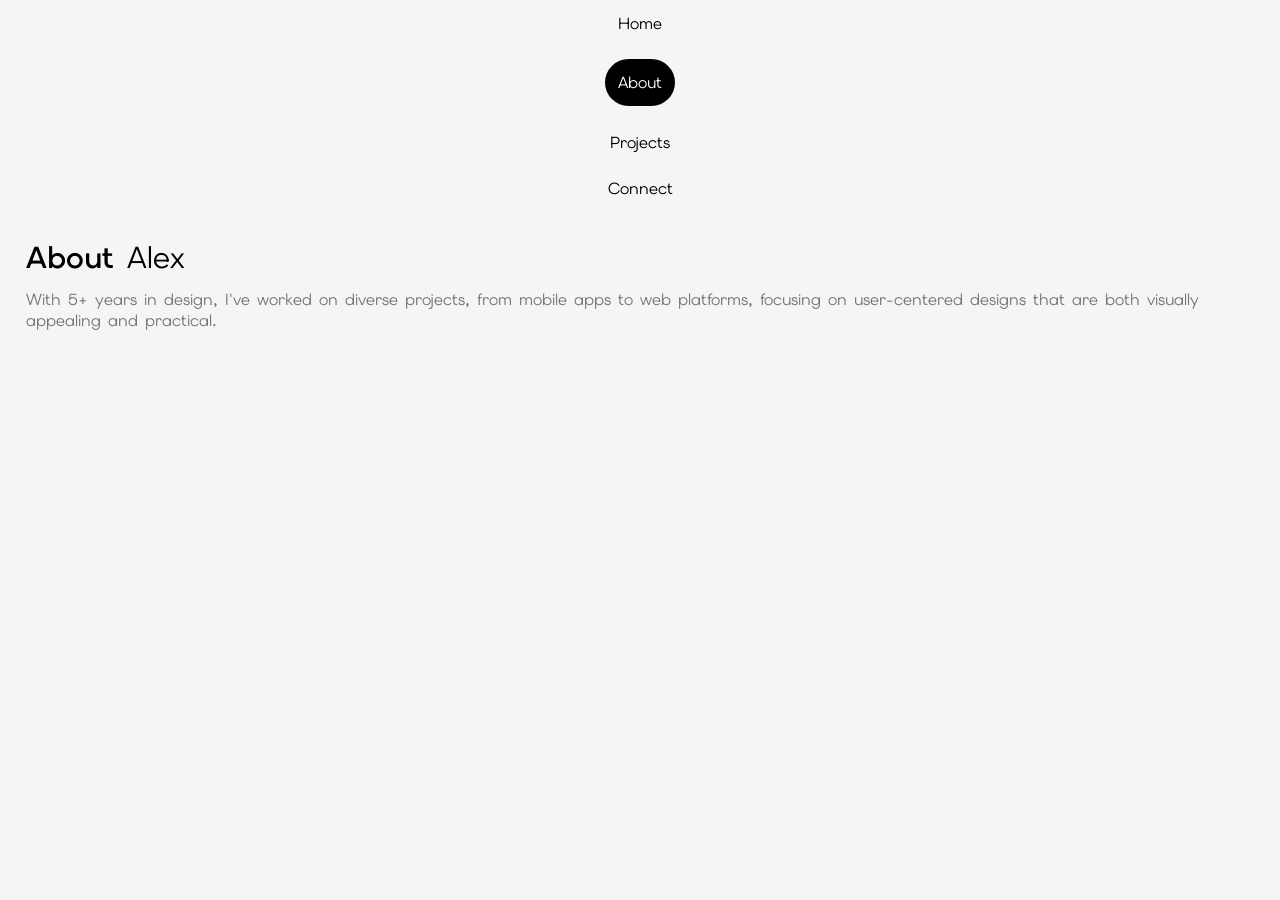
<file: dev-web-1/Dev. Web/atividade-portifolio-3-fela/about.html>
<!DOCTYPE html>
<html lang="pt-br">

<head>
    <meta charset="UTF-8">
    <title>atividade-portifolio-3</title>
    <link rel="preconnect" href="https://fonts.googleapis.com">
    <link rel="preconnect" href="https://fonts.gstatic.com" crossorigin>
    <link
        href="https://fonts.googleapis.com/css2?family=Elms+Sans:ital,wght@0,100..900;1,100..900&family=Open+Sans:ital,wght@0,300..800;1,300..800&display=swap"
        rel="stylesheet">
    <link rel="stylesheet" href="css/reset.css">
    <link rel="stylesheet" href="css/style.css">
</head>
<body>
    <header>
        <nav>
            <ul>
                <li>
                    <a href="index.html" >Home</a>
                </li>
                <li>
                    <a href="about.html" class="atual">About</a>
                </li>
                <li>
                    <a href="projects.html">Projects</a>
                </li>
                <li>
                    <a href="connect.html">Connect</a>
                </li>
            </ul>
        </nav>
    </header>  
    <main>
        <section class="banner">
            <h1><span>About </span>Alex</h1>
            <p>
                With 5+ years in design, I've worked on diverse projects, from mobile apps to web platforms, focusing on user-centered designs that are both visually appealing and practical.
            </p>
        </section>
    </main>
</body>
</file>
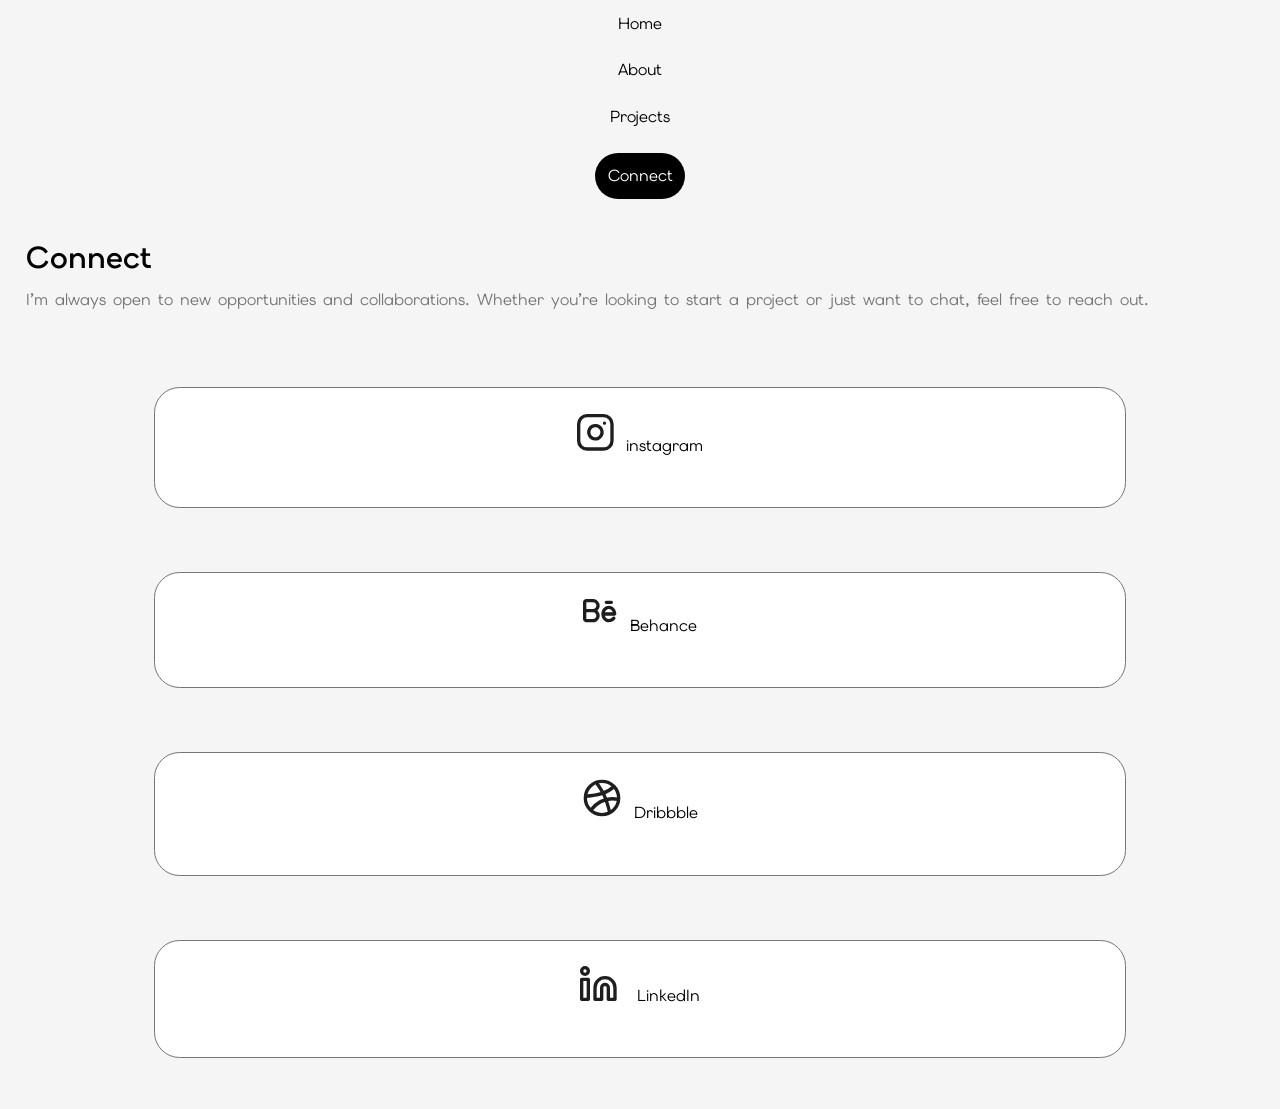
<file: dev-web-1/Dev. Web/atividade-portifolio-3-fela/connect.html>
<!DOCTYPE html>
<html lang="pt-br">

<head>
    <meta charset="UTF-8">
    <title>atividade-portifolio-3</title>
    <link rel="preconnect" href="https://fonts.googleapis.com">
    <link rel="preconnect" href="https://fonts.gstatic.com" crossorigin>
    <link
        href="https://fonts.googleapis.com/css2?family=Elms+Sans:ital,wght@0,100..900;1,100..900&family=Open+Sans:ital,wght@0,300..800;1,300..800&display=swap"
        rel="stylesheet">
    <link rel="stylesheet" href="css/reset.css">
    <link rel="stylesheet" href="css/style.css">
</head>
<body>
    <header>
        <nav>
            <ul>
                <li>
                    <a href="index.html" >Home</a>
                </li>
                <li>
                    <a href="about.html">About</a>
                </li>
                <li>
                    <a href="projects.html">Projects</a>
                </li>
                <li>
                    <a href="connect.html"class="atual">Connect</a>
                </li>
            </ul>
        </nav>
    </header>
    <main>
        <section class="banner">
            <h1><span>Connect</span></h1>
            <p>
                I’m always open to new opportunities and collaborations. Whether you’re looking to start a project or just want to chat, feel free to reach out.
            </p>
        </section>
    </main>
    <footer>
            <ul>
                <li><img src="img/social/instagram.svg" alt=""><span>instagram</span></li>
                <li ><img src="img/social/be.svg" alt=""class="be"><span>Behance</span></li>
                <li><img src="img/social/lucide_dribbble.svg" alt=""><span>Dribbble</span></li>
                <li><img src="img/social/likedin.svg" alt=""> <span>LinkedIn</span></li>
            </ul>
    </footer>
</body>
</file>
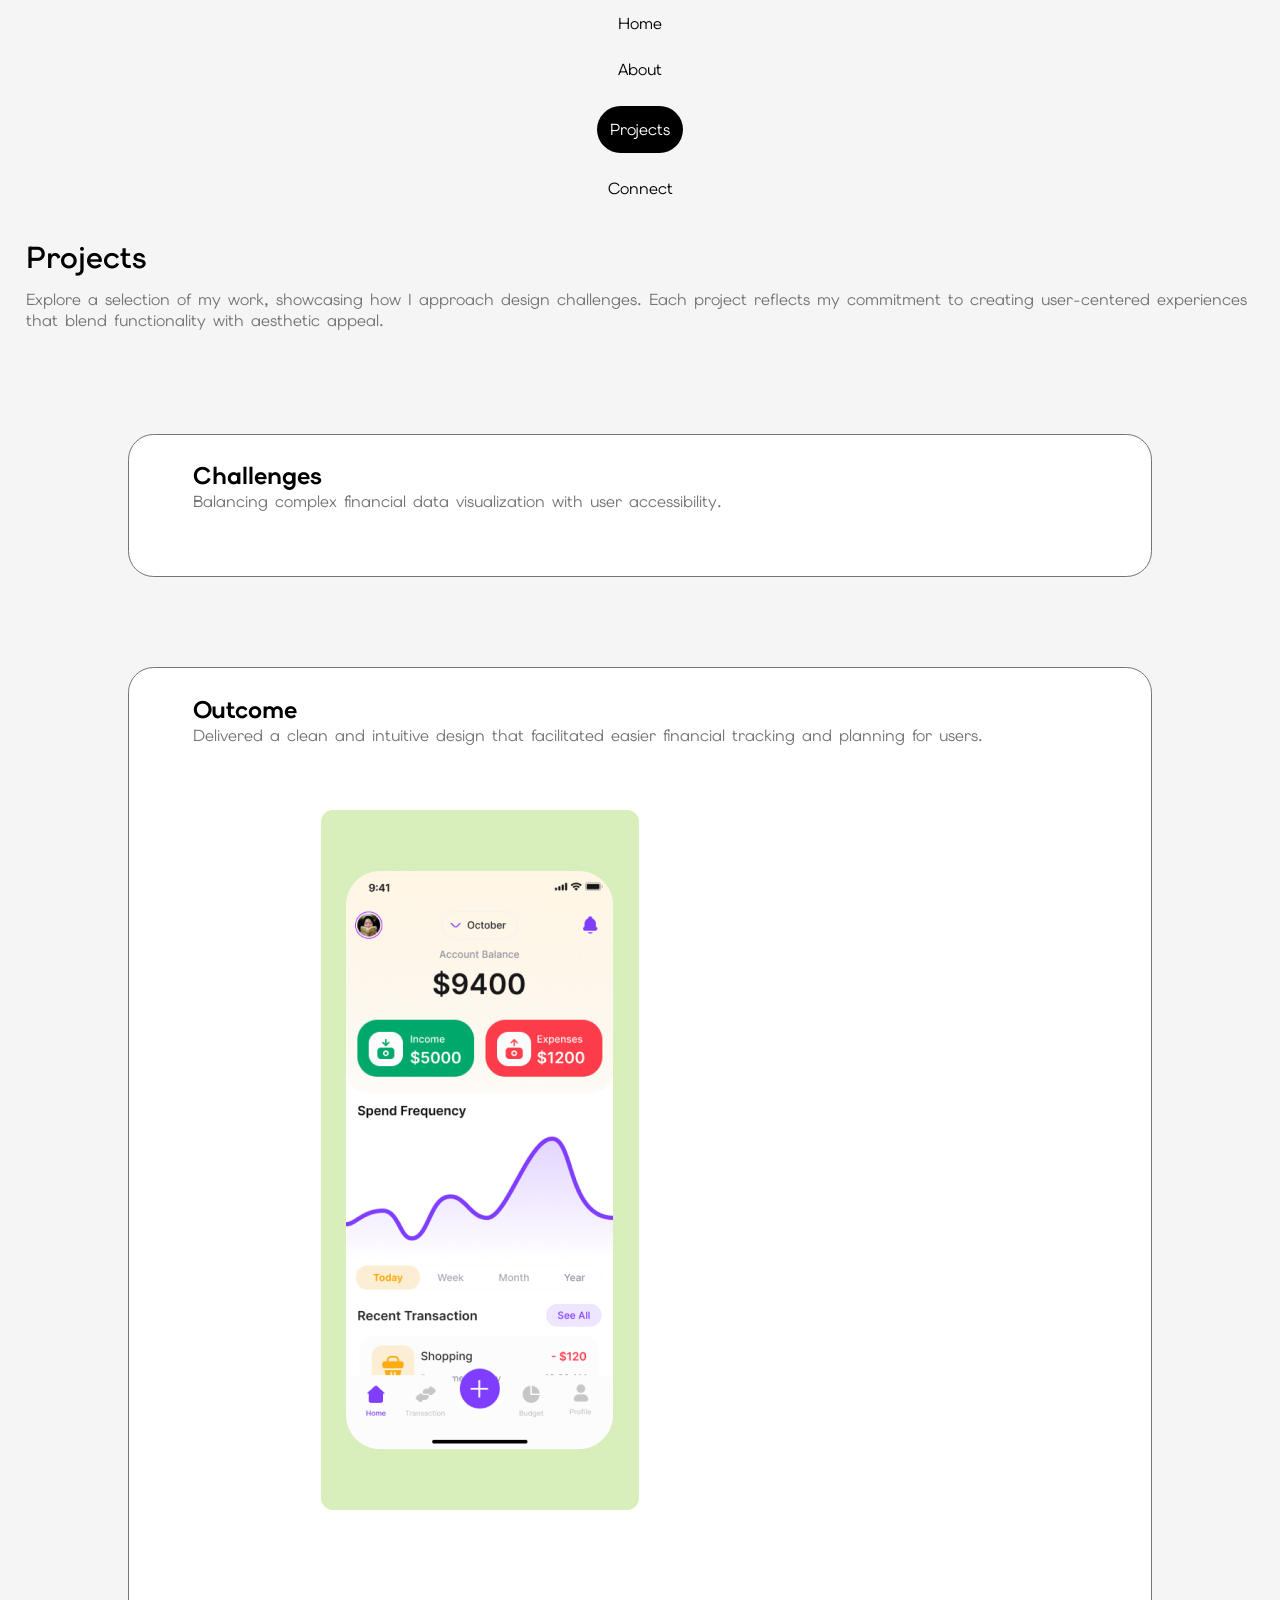
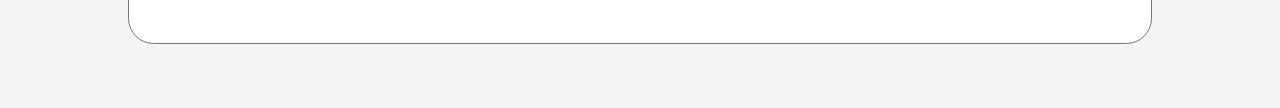
<file: dev-web-1/Dev. Web/atividade-portifolio-3-fela/projects.html>
<!DOCTYPE html>
<html lang="pt-br">

<head>
    <meta charset="UTF-8">
    <title>atividade-portifolio-3</title>
    <link rel="preconnect" href="https://fonts.googleapis.com">
    <link rel="preconnect" href="https://fonts.gstatic.com" crossorigin>
    <link
        href="https://fonts.googleapis.com/css2?family=Elms+Sans:ital,wght@0,100..900;1,100..900&family=Open+Sans:ital,wght@0,300..800;1,300..800&display=swap"
        rel="stylesheet">
    <link rel="stylesheet" href="css/reset.css">
    <link rel="stylesheet" href="css/style.css">
</head>
<body>  
    <header>
        <nav>
            <ul>
                <li>
                    <a href="index.html" >Home</a>
                </li>
                <li>
                    <a href="about.html">About</a>
                </li>
                <li>
                    <a href="projects.html"class="atual">Projects</a>
                </li>
                <li>
                    <a href="connect.html">Connect</a>
                </li>
            </ul>
        </nav>
    </header>
    <main>
        <section class="banner">
            <h1><span>Projects</span></h1>
            <p>
                Explore a selection of my work, showcasing how I approach design challenges. Each project reflects my commitment to creating user-centered experiences that blend functionality with aesthetic appeal.
            </p>
        </section>
        <section class="meiopro">
            <ul>
                <li class="challenges">
                    <h1>Challenges</h1>
                    <p>Balancing complex financial data visualization with user accessibility.</p>
                </li>
                <li class="out">
                    <h1>Outcome</h1>
                    <p>Delivered a clean and intuitive design that facilitated easier financial tracking and planning for users.
                        <img src="img/image30.jpg" alt="img">
                    </p>
                    
                        
                </li>
            </ul>
        </section>
    </main>
</body>
</file>
<file: dev-web-1/atv.taxi]/taxi/css/style.css>
html {
  font-size: clamp(1rem, calc(0.5rem + 0.7vw), 4rem);
}
header{
  padding: 5vw 0 0 0;
  text-align: center;
}
header nav ul li{
  margin: 10px 0;
}
header nav ul li.log{
  color: #FBBC05;
}
header nav li.button{
  background-color: #FBBC05;
  color: white;
  display: inline-block;
  padding: 5px;
  border-radius: 5px;
  font-weight: 600;
}
.banner{
  background: url(../images/background-banner.png) no-repeat;
  background-size: auto 100%;
  padding: 3vw 5vw 3vw 5vw;
  margin: 5vw 0 5vw 0;
}
.banner div.img{
  display: none;
}
.banner div h2{
  font-size: 2rem;
} 
.banner p{
  color: rgb(2, 1, 46);
  font-size: 0.7rem;
}
.banner p a{
  background-color: #252B42;
  display: flex;
  gap: 10px;
  align-items: center;
  margin: 3vw 0 ;
  padding: 0 2vw;
  border-radius: 8px;

}
.banner p.buttons{
  display: flex;
  color: white;
  padding: 5px;
  gap: 30px;
  text-align: center;
}
.banner p.buttons img{
  height: 50%;
}
.ready div.imagem{
  display: none;
}
.ready{
  text-align: center;
  padding: 3vw 5vw 3vw 5vw;
}
.ready h2{
  font-size: 1.5rem;
  font-weight: 700;
  padding: 10px 0;
}
.ready div ul li{
  margin: 20px 0;
}
.ready h3{
  font-size: 1.2rem;
  font-weight: 700;
  padding: 10px 0;
}
.ready p{
  color: gray;
}
.download{
  background: #FBBC05;
  margin: 3vw 5vw ;
  padding: 10px;
  border-radius: 10px;
  color: white;
}
.download h2{
  font-size: 1.5rem;
  font-weight: 700;
  padding: 0 0 20px 0;
}
.download h2{
  font-size: 1.5rem;
}
.download button{
  background: black;
  padding: 10px 20px;
  border-radius: 10px;
}
.services{
  margin: 3vw 5vw 3vw 5vw;
}
.services h2{
  font-size: 1.1rem;

}
.services div.text{
  margin: 0 0 20px 0;
}
.services ul li{
  background: #f6f6f6;
  padding: 20px 20px 20px 20px;
  margin: 10px 0 10px 0;
}
.services ul li h3{
  font-size: 1.07rem;
  padding: 20px 0 10px 0;
}

@media only screen and (min-width: 600px){
  header{
    display: flex;
    align-items: center;
  }
  header nav{
    display: flex;
    justify-content: space-between;
    gap: 30vw;
  }
  header nav ul{
    display: flex;
    align-items: center;
    gap: 40px;
  }
  header{
    padding: 5vw 5vw 0vw 5vw;
  }
  .banner{
    display: flex;
    align-items: center;
    justify-content: space-between;
    background-size: 100% auto;
    margin: 5vw 5vw 2vw 5vw;
  }
  .banner div.img{
    display: block;
  }
  .ready div.imagem{
    display: block;
  }
  .ready > p{
    padding: 0 20vw 0 20vw;
  }
  .ready > div{
    display: flex;
    justify-content: center;
    gap: 12vw;
    margin: 10vw 0 0 0;
  }
  .ready ul{
    display: flex;
    flex-wrap: wrap;
    gap: 30px;
    width: 40vw;
  }
  .ready div ul li{
    width: 40%;
  }
  /*.ready ul{
    display: grid;
    grid-template-columns: 1fr 1fr ;
    gap: 30px;
  }*/
  .download{
    padding: 3vw;
    background: url(../images/iphone-pet-ui.png) no-repeat, url(../images/iphone-pet-ui.png) no-repeat, linear-gradient(#FBBC05,#FBBC05);
    background-size: auto 140%, auto 120%;
    background-position:60% -50%, 90% -5vw;
  }
  .download p{
    width: 25%;
    margin: 0 0 5vw 0;
  }
  .services{
    display: flex;
    gap: 10vw;
  }
  .services div.text{
    width: 30%
  }
  .services ul{
    display: grid;
    grid-template-columns: 1fr 1fr;
    gap: 20px;
    width: 70%;
  }


}
</file>
<file: dev-web-1/Dev. Web/atividade-portifolio-3-fela/css/style.css>
html{
    font-family: "Elms Sans", sans-serif;
}
body{
    background-color: #F5F5F5 ;
}
main{
    background-color: #F5F5F5;
}
header nav a.atual{
    background-color:  black;
    font-weight: 400 ;
    color: white;
    border-radius: 5vw;
    display: inline-block;
    padding: 1vw 1vw 1vw 1vw;
}
header nav li{
    text-align: center;
    padding: 1vw 1vw 1vw 1vw;
}
section.banner h1{
    padding: 2vw 2vw 0 2vw;
    font-size: 1.9rem;
}
section.banner h1 span{
    font-weight: 600;
}
section.banner p{
    padding: 1vw 2vw 1vw 2vw;
    color:#757575;
}
section.banner p span{
    font-weight: 700;
}
section.meio ul {
    text-align: center;
    
}
section.meio li.shop{
    background-color: white;
    margin-inline: 1vw 1vw 1vw 1vw;
    margin: 1vw 10vw 1vw 10vw;
    padding: 2vw 5vw 5vw 5vw ;
    border-radius: 2vw;
    border: 1px solid #757575;
}
section.meio li.shop h1 {
    font-size: 1.5rem;
    font-weight: 700;
    text-align: left;
    padding: 0 0 0 7vw;
}
section.meio li.insi {
    background-color: white;
    margin-inline: 1vw 1vw 1vw 1vw;
    margin: 5vw 10vw 5vw 10vw;
    padding: 2vw 5vw 2vw 5vw ;
    border-radius: 2vw;
    border: 1px solid #757575;
}
section.meio li.insi h1{
    font-size: 1.5rem;
    font-weight: 700;
    text-align: left;
    padding: 0 0 0 7vw;
}
section.meio li.insi p.texto{
    text-align: left;
    padding: 0 0 3vw 0;
    color: #757575;
}
section.meio ul li.shop span{
    background-color: #F5F5F5;
    border-radius: 5vw;
    font-weight: 600;
    padding: 1vw 1vw 1vw 1vw;
    margin: 1vw 1vw 1vw 1vw;
    display: inline-block;
}
section.meio ul li.insi span{
    background-color: #F5F5F5;
    border-radius: 5vw;
    font-weight: 600;
    padding: 1vw 1vw 1vw 1vw;
    margin: 1vw 1vw 1vw 1vw;
    display: inline-block;
}
section.meio ul li.insi p.lampada{
    text-align: left;
    padding: 0 0 0 4vw;
    font-size: 2rem;
}
footer p{
    background-color: white;
    border-radius: 7vw;
    border: 1px solid #757575;
    text-align: center;
    margin: 1vw 12vw 1vw 12vw ;
    color: #757575;
}
/*===projects===*/
section.meiopro ul li.challenges{
    background-color: white;
    margin-inline: 1vw 1vw 1vw 1vw;
    margin: 7vw 10vw 5vw 10vw;
    padding: 2vw 5vw 5vw 5vw ;
    border-radius: 2vw;
    border: 1px solid #757575;
}
section.meiopro ul li.challenges h1{
    font-size: 1.5rem;
    font-weight: 700;
    text-align: left;
}
section.meiopro ul li.challenges p{
    color:#757575;
}
section.meiopro ul li.out{
    background-color: white;
    margin-inline: 1vw 1vw 1vw 1vw;
    margin: 7vw 10vw 5vw 10vw;
    padding: 2vw 5vw 5vw 5vw ;
    border-radius: 2vw;
    border: 1px solid #757575;
}
section.meiopro ul li.out h1{
    font-size: 1.5rem;
    font-weight: 700;
    text-align: left; 
}
section.meiopro ul li.out p{
    color:#757575;
}
section.meiopro ul li.out p img{
    text-align: center;
    padding: 5vw 5vw 5vw 10vw ;
    border-radius: 2vw;
    display: inline-block;
}
footer ul li{
    background-color: white;
    margin: 5vw 12vw 4vw 12vw ;
    text-align: center;
    padding: 2vw 0 0 0;
    border: 1px solid #757575;
    border-radius: 2vw;
}
footer ul li span{
    display: inline-block;
    padding: 0 0 4vw  1vw ;
}
</file>
<file: dev-web-1/Dev. Web/atv-saude/css/style.css>
html {
    font-family: "Mulish", sans-serif;
    font-optical-sizing: auto;
    font-weight: 400;
    font-style: normal;
    font-size: 1.2rem;
}

header {
    display: flex;
    justify-content: space-between;
    padding: 5vw 10vw 5vw 10vw;
}

header ul {
    display: flex;
    gap: 20px;
}

header h1 span {
    padding: 3vw 15vw 3vw 15vw;
    border-radius: 3vw;
    margin: 0 0 20vw 0;
    color: white;
    text-align: center;
    background-color: #458FF6;
    padding: 0px 5px 0px 5px;
    border-radius: 50%;
    color: white;
    font-weight: 700;
    margin: 0 5px 0 0;
}

header a.atual {
    font-weight: 700;
}

/*===banner===*/
.banner {
    display: flex;
    padding: 5vw 5vw 0vw 5vw;
    justify-content: space-between;
    padding: 3vw 15vw 3vw 15vw;
    border-radius: 3vw;
    margin: 0 0 20vw 0;
    gap: 15px;
    font-size: 1.4rem;
}

.banner h2 {
    font-weight: 700;
    font-size: 2.5rem;
    padding: 0 30vw 1vw 0;
}

.banner h2 span {
    color: #458FF6;
}

.banner p {
    color: #7D7987;
    padding: 2vw 15vw 2vw 0;
    font-size: 1.1rem;
}

.banner p.button {
    background-color: #458FF6;
    color: white;

}
</file>
<file: dev-web-1/Dev. Web/prova-2025-css/css/style.css>
html{
  font-family: "Roboto", sans-serif;
  font-size: 0.8rem;
}
.btn{
    background-color: #96BB7C;
    color: white;
    border-radius: 2px;
    padding: 4px 8px 3px 8px;
}
.btn-border{
    color: #96BB7C;
    border: 1px solid #96BB7C;
    padding: 2px 4px 1px 4px;
    border-radius: 2px;
}
header{
    background-color: #FFF2F3;
    display: flex;
    justify-content: space-between;
    padding: 5vw 10vw 5vw 10vw;
}
header nav ul{
    display: flex;
    gap: 20px;
    font-size: 0.9rem;
}
header h1{
    font-weight: 600;
}
/*===Bannner===*/
section.banner{
    display: flex;
    gap: 20px;
    background-color: #FFF2F3;
    padding: 5vw 10vw 0vw 10vw;
}
section.banner h3{
    color: #96BB7C;
    margin: 5vw 0 4vw 0
}
section.banner h2{
    font-size: 2.3rem;
    font-weight: 500;
    margin: 0 0 2vw 0;
}
section.banner p{
    color: #737373;
    margin: 0 0 2vw 0;
}
section.banner p a.btn-border{
    margin: 0 0 0 1vw;
}
/*===main===*/
section.main h3{
    color: #96BB7C;
    padding: 5vw 10vw 0vw 10vw;
}
section.main h2{
    padding: 2vw 10vw 0vw 10vw;
    font-weight: 600;
    font-size: 1.5rem;
}
section.main p.texto{
    color: #737373;
    padding: 2vw 10vw 5vw 10vw;
}
section.main ul{
    display: flex;
    gap: 20px;

    justify-content: center;
}
section.main ul li{
    background-color: #ECF0E8;
    text-align: center;
    width: 15%;
}
section.main ul li h4{
    font-weight: 600;
    padding: 1vw 0 0 0;
}
/*===Newsletter===*/
section.new{
    background-color: #FFF2F3;
}
section.new
</file>
<file: dev-web-1/Dev. Web/Lincoln _School-fela/Lincoln _School/css/style.css>
/*css geral*/
html {
    font-family: "Heebo", sans-serif;
}

a {
    color: black;
    text-decoration: none;

}

/*===header===*/
header section h1 {
    padding: 10vw 0 5vw 7vw;
}

/*===int===*/
main {
    text-align: center;
}

main section.comissao div {
    text-align: center;
    background-color: #F6F0E4;
    border-radius: 6px;
    margin: 4vw 5vw 3vw 5vw;
    padding: 2vw 0 0 2vw;

}

main section.comissao div p span {
    padding: 3vw 0 3vw 0;
}

main section.comissao h2 {
    text-align: center;
}

main section.comissao div span {
    padding: 10vw;
}

main section.high h2 {
    padding: 20px 0 20px 0;
}

main section.high h3 {
    font-size: 3rem;
    padding: 5px 15px 5px 15px;
    font-weight: 300;
}

main section.high p a {
    text-decoration: underline;
    padding: 10vw 0 15vw 0;
    display: inline-block;
}

main section.sobre h1 {
    font-size: 3rem;
    padding: 15vw 0 5vw 0;
    font-weight: 300;
}

main section.sobre h2 {
    padding: 15vw 0 5vw 0;
}

main section.sobre h3 {
    padding: 5vw 5vw 5vw 5vw;
    font-size: 1.4rem;
}

main section.sobre p {
    padding: 3vw 5vw 3vw 5vw;
}

main section.sobre p img {
    display: inline-block;
    padding: 15vw 0 5vw 0;
}

main section.news h1 {
    font-size: 3rem;
    padding: 5vw 10vw 5vw 10vw;
    font-weight: 300;
}

main section.news h2 {
    padding: 5vw 5vw 5vw 5vw;
}

main section.news h3 {
    font-size: 1.5rem;
    padding: 3vw 15vw 3vw 15vw;
}

main section.news p.texto {
    color: #5B5B5B;
    padding: 3vw 10vw 3vw 10vw;
}

main section.news ul li {
    border: 1px solid rgba(0, 0, 0, 0.212);
    margin: 3vw 10vw 5vw 10vw;
    padding: 10vw;
    border-radius: 20px;
}
main section.resultado{
    text-align: left;
}
main section.resultado h1 {
    font-size: 3rem;
    padding: 15vw 10vw 5vw 10vw;
    font-weight: 300;
}
main section.resultado p{
    color: #5B5B5B;
    padding: 10vw 10vw 10vw 10vw;
}
main section.resultado h2{
    font-weight: 500;
    padding: 5vw 10vw 2vw 5vw;
}
main section.resultado h3{
    font-size: 1.4rem;
}
main section.resultado ul li h3{
    padding:10vw 10vw 5vw 10vw;
    border-left: 1px solid rgba(0, 0, 0, 0.211);
    margin: 15vw 10vw 10vw 10vw;
}
main section.voices img{
width: 100%;
}
</file>
